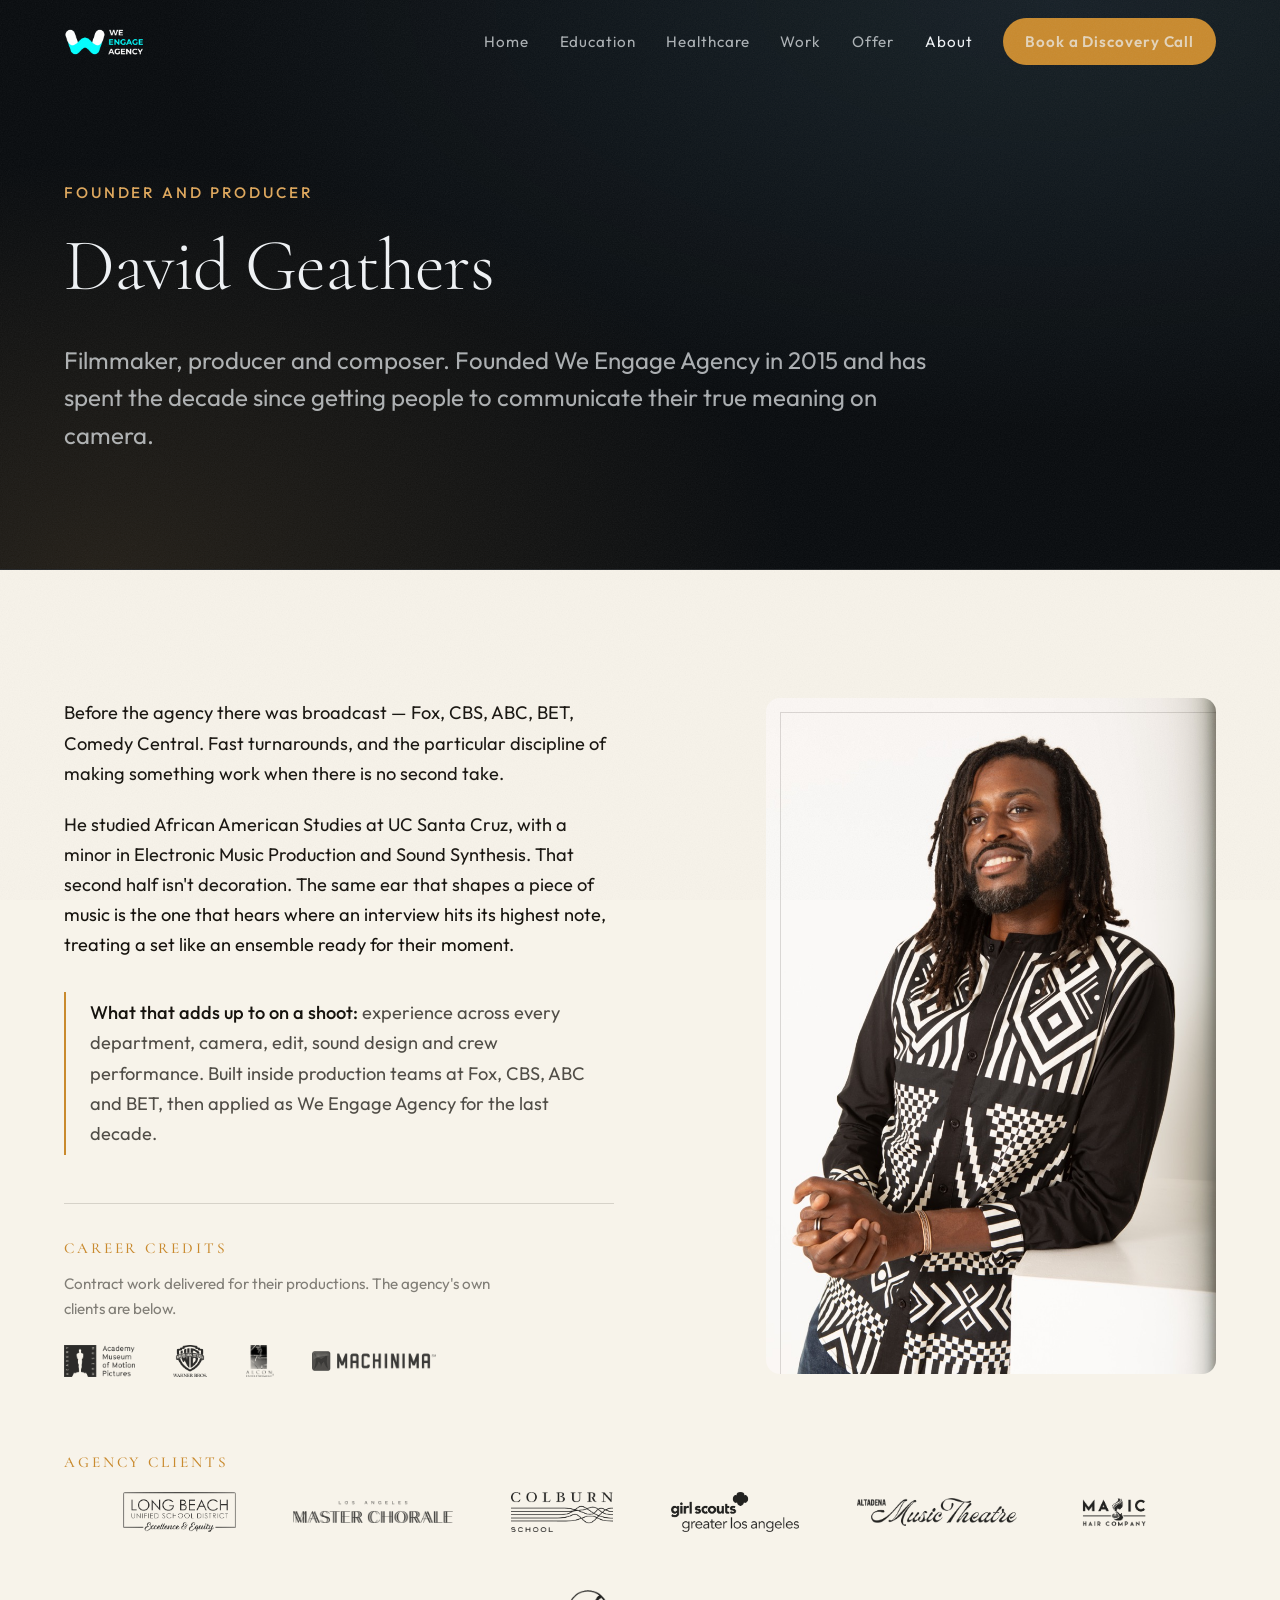
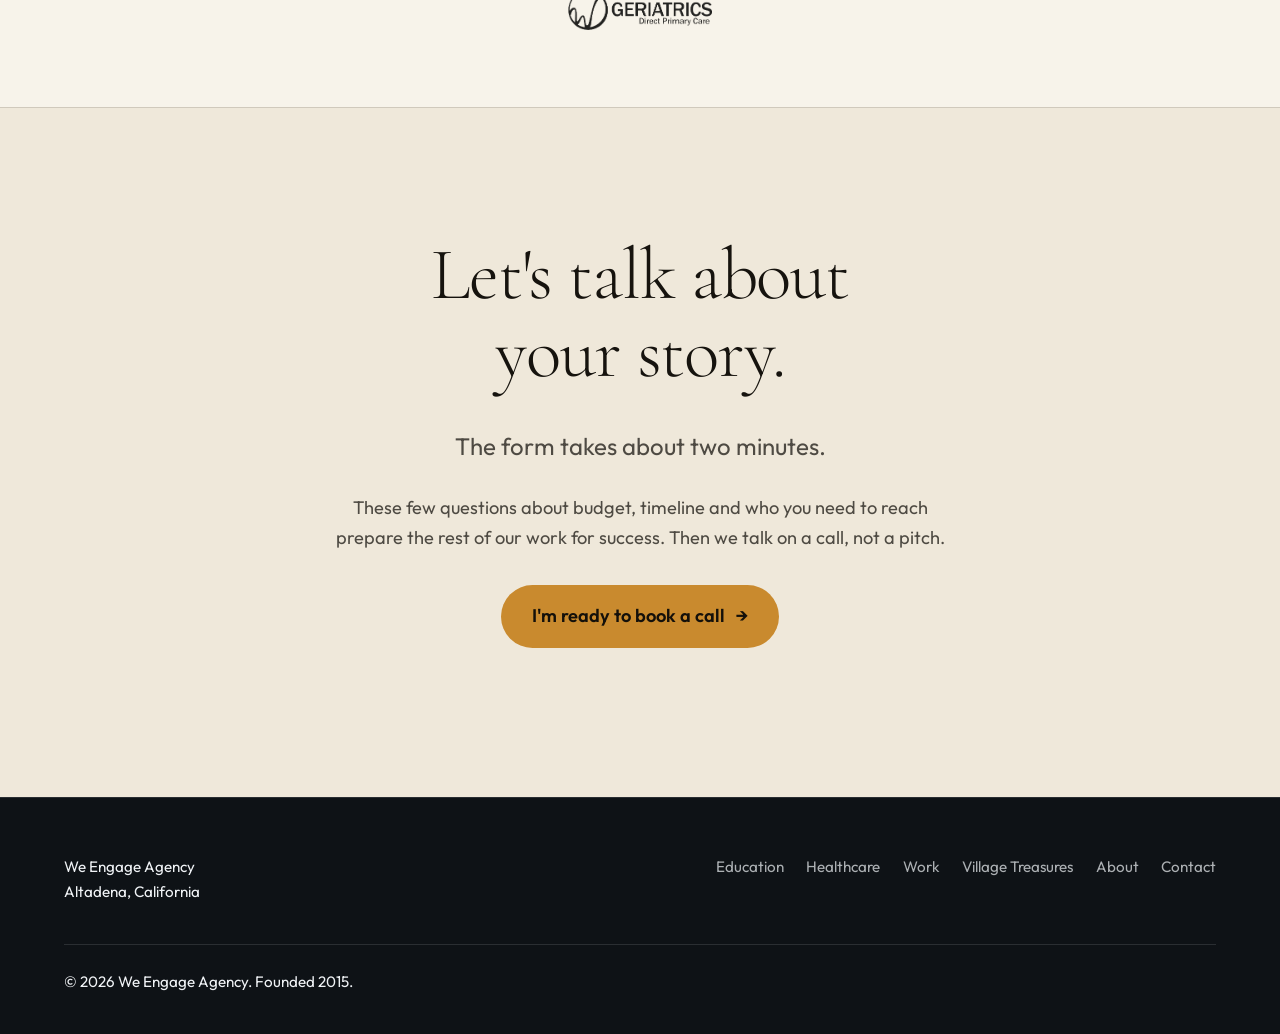
<file: about.html>
<!doctype html>
<html lang="en">
<head>
<meta charset="utf-8">
<meta name="viewport" content="width=device-width, initial-scale=1">
<meta name="referrer" content="strict-origin-when-cross-origin">
<title>About — We Engage Agency</title>
<meta name="description" content="David Geathers, founder and producer of We Engage Agency. Broadcast background, composer, based in Altadena.">
<link rel="canonical" href="https://weengageagency.com/about.html">
<meta property="og:site_name" content="We Engage Agency">
<meta property="og:title" content="About — We Engage Agency">
<meta property="og:description" content="David Geathers, founder and producer of We Engage Agency. Broadcast background, composer, based in Altadena.">
<meta property="og:type" content="website">
<meta property="og:url" content="https://weengageagency.com/about.html">
<meta property="og:image" content="https://weengageagency.com/public/video/hero-poster.jpg?v=6">
<meta property="og:image:width" content="1920">
<meta property="og:image:height" content="1080">
<meta property="og:image:alt" content="A still from a We Engage Agency interview film">
<meta name="twitter:card" content="summary_large_image">
<link rel="icon" href="/public/logos/wea-mark-round.png">
<link rel="preconnect" href="https://fonts.googleapis.com">
<link rel="preconnect" href="https://fonts.gstatic.com" crossorigin>
<link href="https://fonts.googleapis.com/css2?family=Cormorant+Garamond:ital,wght@0,300;0,400;1,300;1,400&family=Outfit:wght@300;400;500;600&display=swap" rel="stylesheet">
<link rel="stylesheet" href="/css/site.css">
</head>
<body>
<a class="skip" href="#main">Skip to content</a>

<div class="navscrim" data-navscrim hidden></div>
<header class="masthead">
  <a class="masthead__mark" href="/" aria-label="We Engage Agency — home">
    <img src="/public/logos/wea-mark-rectangle-transparent.png" alt="We Engage Agency">
  </a>
  <button class="nav__toggle" type="button" aria-expanded="false" aria-controls="primary-nav" aria-label="Open menu"><span class="nav__bars" aria-hidden="true"><i></i><i></i><i></i></span></button>
  <nav class="nav" id="primary-nav" data-open="false">
    <a href="/">Home</a>
    <a href="/education.html">Education</a>
    <a href="/healthcare.html">Healthcare</a>
    <a href="/work.html">Work</a>
    <a href="/#offer">Offer</a>
    <a href="/about.html" aria-current="page">About</a>
    <a class="btn btn--primary" href="/contact.html">Book a Discovery Call</a>
  </nav>
</header>

<main id="main">
  <section class="pagehead">
    <div class="shell">
      <p class="eyebrow">Founder and producer</p>
      <h1>David Geathers</h1>
      <p class="lede">Filmmaker, producer and composer. Founded We Engage Agency in 2015 and has spent the decade since getting people to communicate their true meaning on camera.</p>
    </div>
  </section>

  <section class="section section--closes">
    <div class="shell split" style="align-items:start">
      <div class="split__text reveal">
        <div class="prose">
          <p>Before the agency there was broadcast — Fox, CBS, ABC, BET, Comedy Central. Fast turnarounds, and the particular discipline of making something work when there is no second take.</p>
          <p>He studied African American Studies at UC Santa Cruz, with a minor in Electronic Music Production and Sound Synthesis. That second half isn't decoration. The same ear that shapes a piece of music is the one that hears where an interview hits its highest note, treating a set like an ensemble ready for their moment.</p>
        </div>
        <div class="callout">
          <p><strong>What that adds up to on a shoot:</strong> experience across every department, camera, edit, sound design and crew performance. Built inside production teams at Fox, CBS, ABC and BET, then applied as We Engage Agency for the last decade.</p>
        </div>
        <div class="credits-block">
          <h2 class="eyebrow">Career credits</h2>
          <p class="credits-note">Contract work delivered for their productions. The agency's own clients are below.</p>
          <div class="credits">
            <img src="/public/career-credits/academy-museum-white.png" alt="Academy Museum of Motion Pictures" loading="lazy">
            <img src="/public/career-credits/warner-bros-white.png" alt="Warner Bros. Pictures" loading="lazy">
            <img src="/public/career-credits/alcon-white.png" alt="Alcon Entertainment" loading="lazy">
            <img src="/public/career-credits/machinima-white.png" alt="Machinima" loading="lazy">
          </div>
        </div>
      </div>
      <div class="split__media reveal" data-delay="1">
        <div class="frame frame--offset">
          <img src="/public/images/david-geathers-portrait.jpeg" alt="David Geathers" loading="lazy">
        </div>
      </div>
    </div>
  </section>

  <section class="section section--tight section--follows">
    <div class="shell">
      <h2 class="eyebrow reveal">Agency clients</h2>
      <div class="trustband__row reveal" data-delay="1">
        <img src="/public/trusted-by-marks/long-beach-unified-white.png" alt="Long Beach Unified School District" loading="lazy">
        <img src="/public/trusted-by-marks/la-master-chorale-white.png" alt="Los Angeles Master Chorale" loading="lazy">
        <img src="/public/trusted-by-marks/colburn-white.png" alt="Colburn School" loading="lazy">
        <img src="/public/trusted-by-marks/girl-scouts-gla-white.png" alt="Girl Scouts of Greater Los Angeles" loading="lazy">
        <img src="/public/trusted-by-marks/altadena-music-theatre-white.png" alt="Altadena Music Theatre" loading="lazy">
        <img src="/public/trusted-by-marks/magic-hair-white.png" alt="Magic Hair Company" loading="lazy">
        <img src="/public/clients/wgeriatrics-white.png" alt="W Geriatrics" loading="lazy">
      </div>
    </div>
  </section>

  <section class="section endcta">
    <div class="shell">
      <h2 class="reveal">Let's talk about your story.</h2>
      <p class="lede reveal" data-delay="1" style="max-width:52ch">The form takes about two minutes.</p>
      <p class="reveal" data-delay="2" style="max-width:52ch">These few questions about budget, timeline and who you need to reach prepare the rest of our work for success. Then we talk on a call, not a pitch.</p>
      <p class="reveal" data-delay="3" style="margin-top:2rem">
        <a class="btn btn--primary" href="/contact.html">I'm ready to book a call <span class="arr">→</span></a>
      </p>
    </div>
  </section>

</main>

<footer class="foot">
  <div class="shell">
    <div class="foot__grid">
      <div class="foot__sig">
        <p style="margin:0">We Engage Agency<br>Altadena, California</p>
      </div>
      <nav class="foot__links" aria-label="Footer">
        <a href="/education.html">Education</a>
        <a href="/healthcare.html">Healthcare</a>
        <a href="/work.html">Work</a>
        <a href="/village-treasures.html">Village Treasures</a>
        <a href="/about.html">About</a>
        <a href="/contact.html">Contact</a>
      </nav>
    </div>
    <div class="foot__bottom">
      <p style="margin:0">© <span id="year">2026</span> We Engage Agency. Founded 2015.</p>
    </div>
  </div>
</footer>

<script src="/js/site.js"></script>
</body>
</html>
</file>
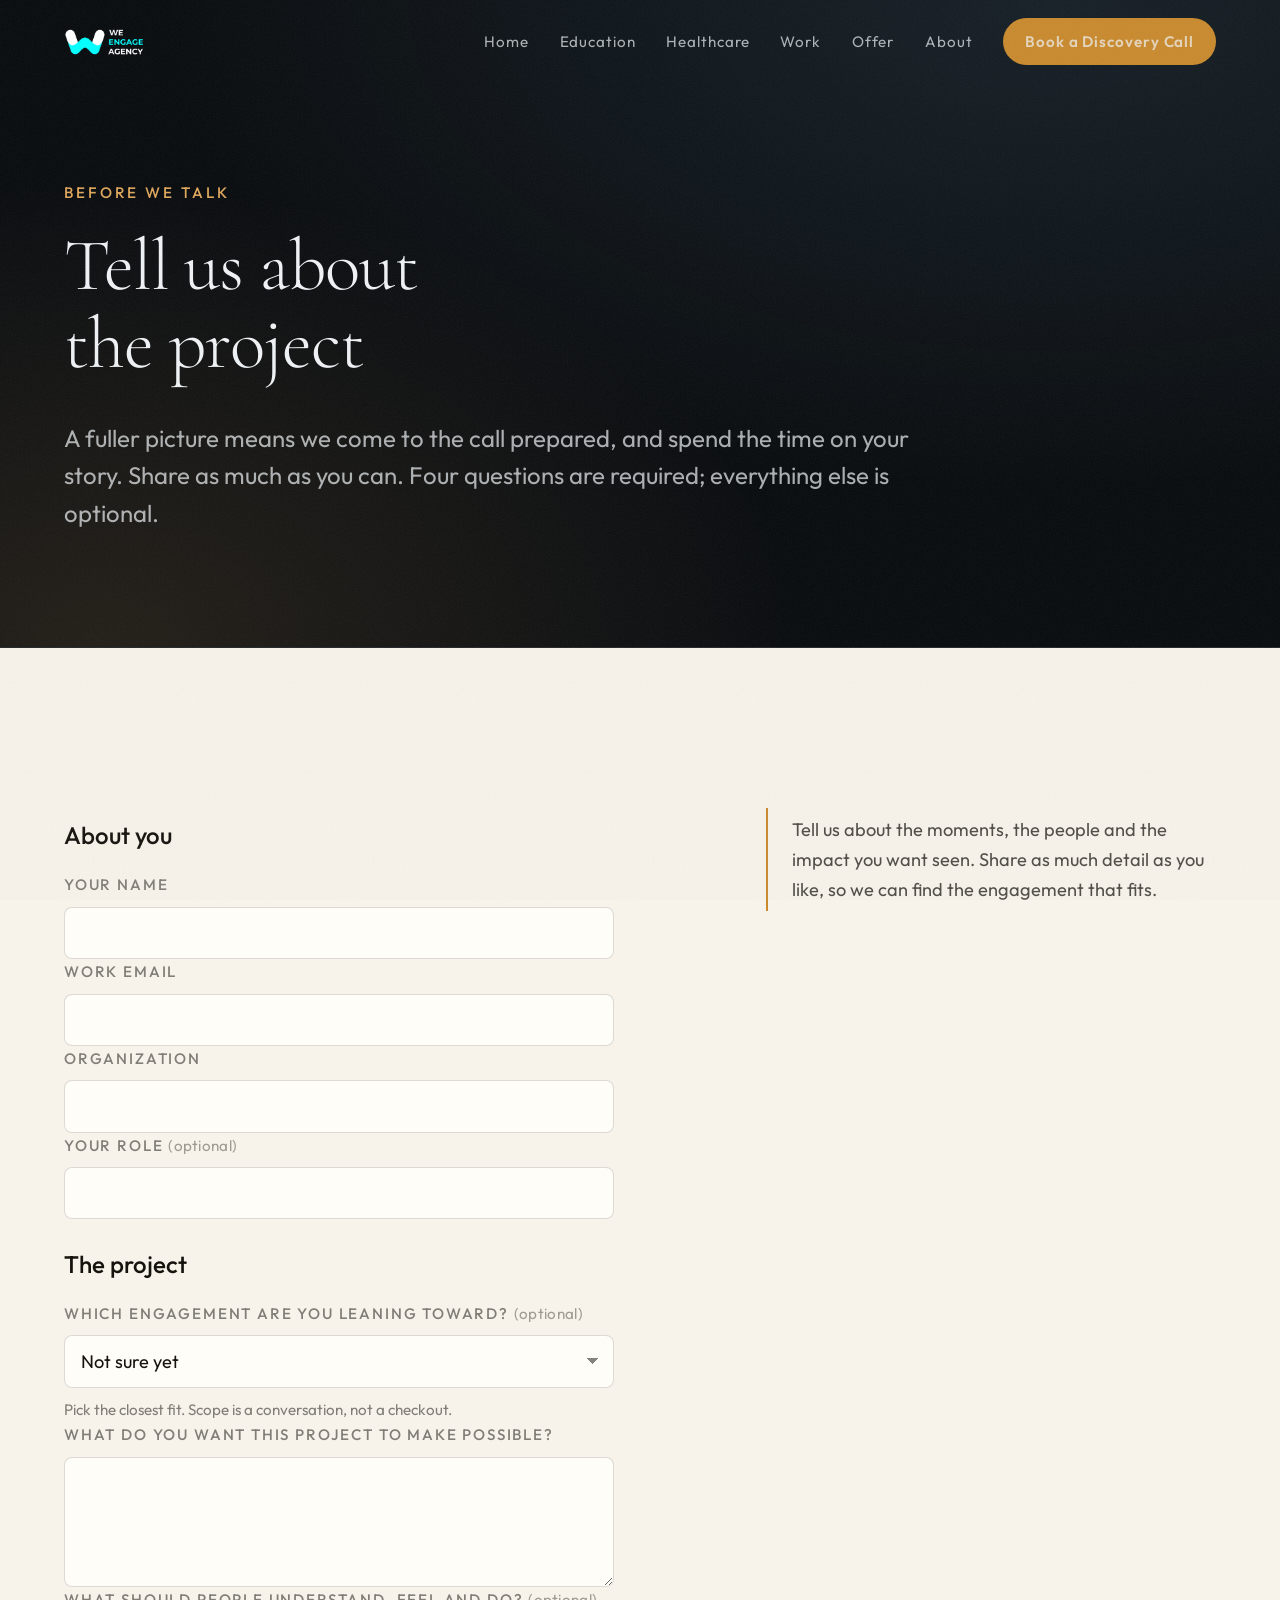
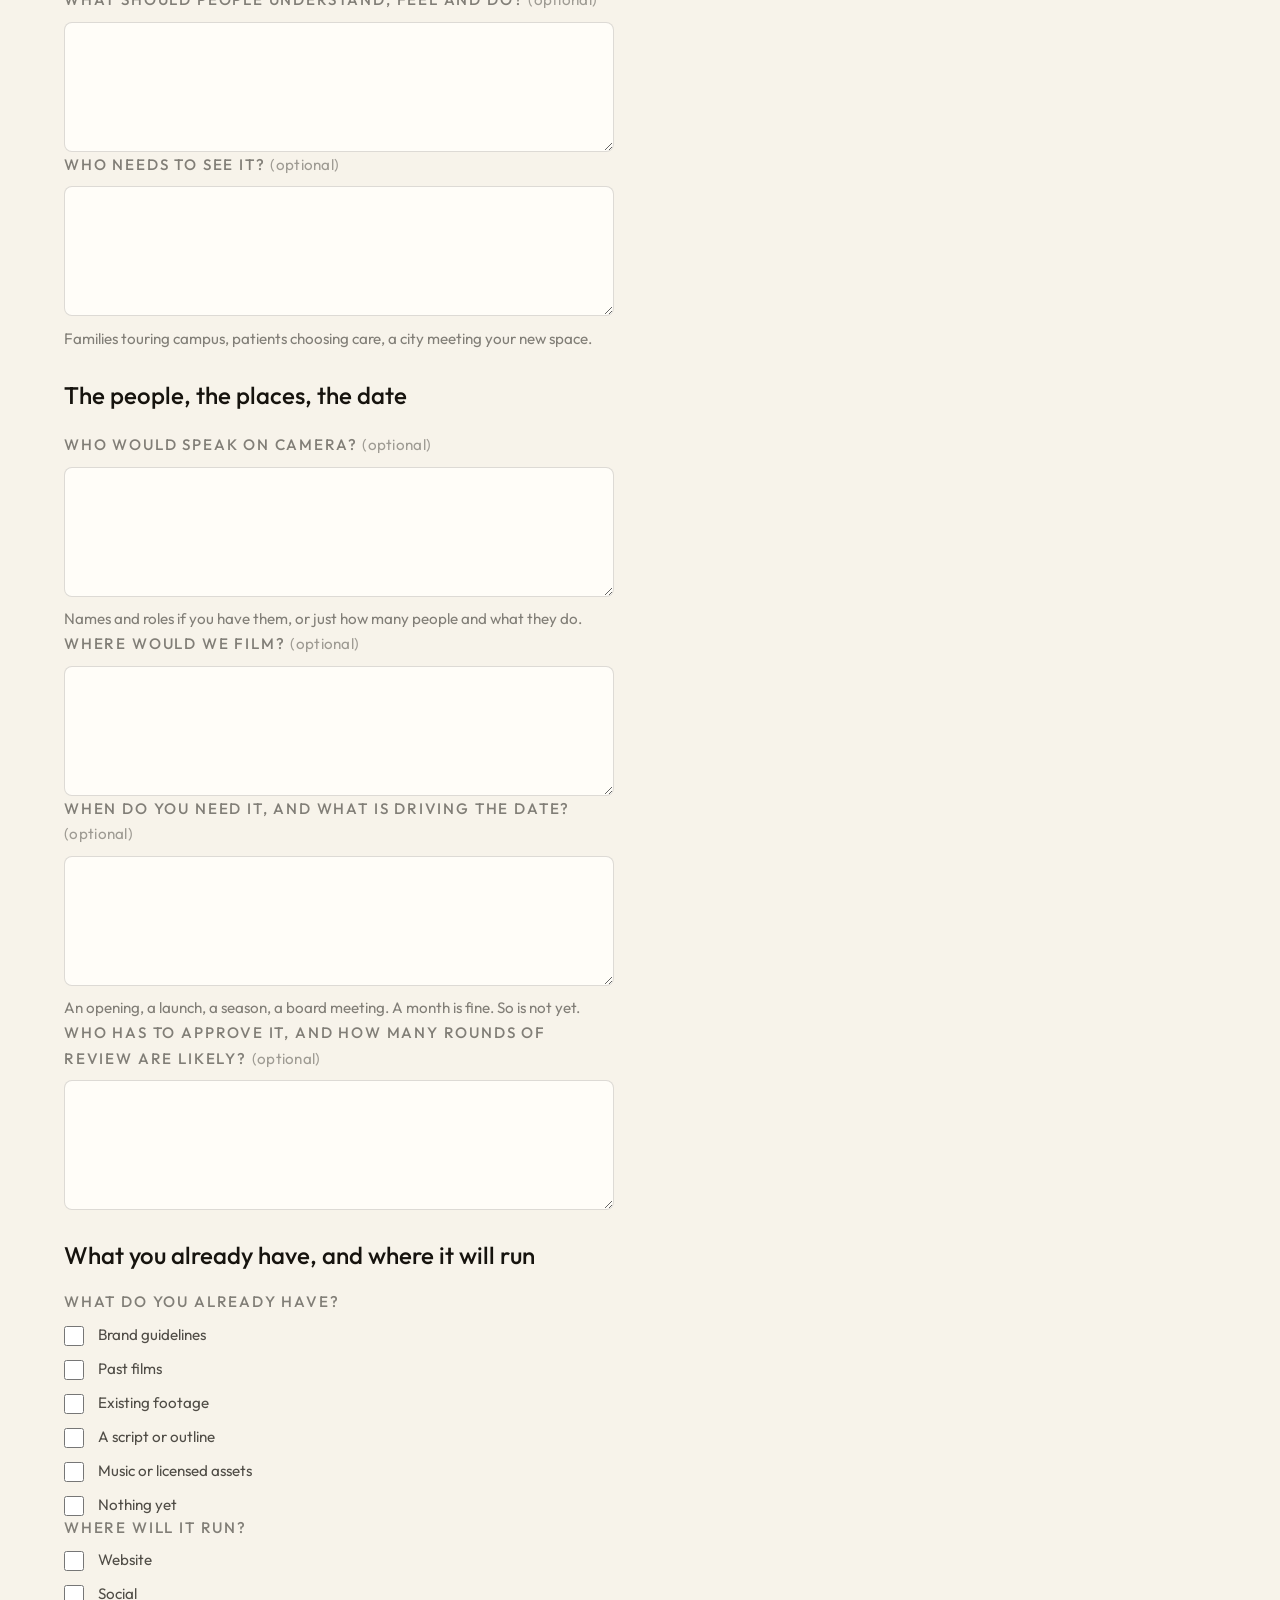
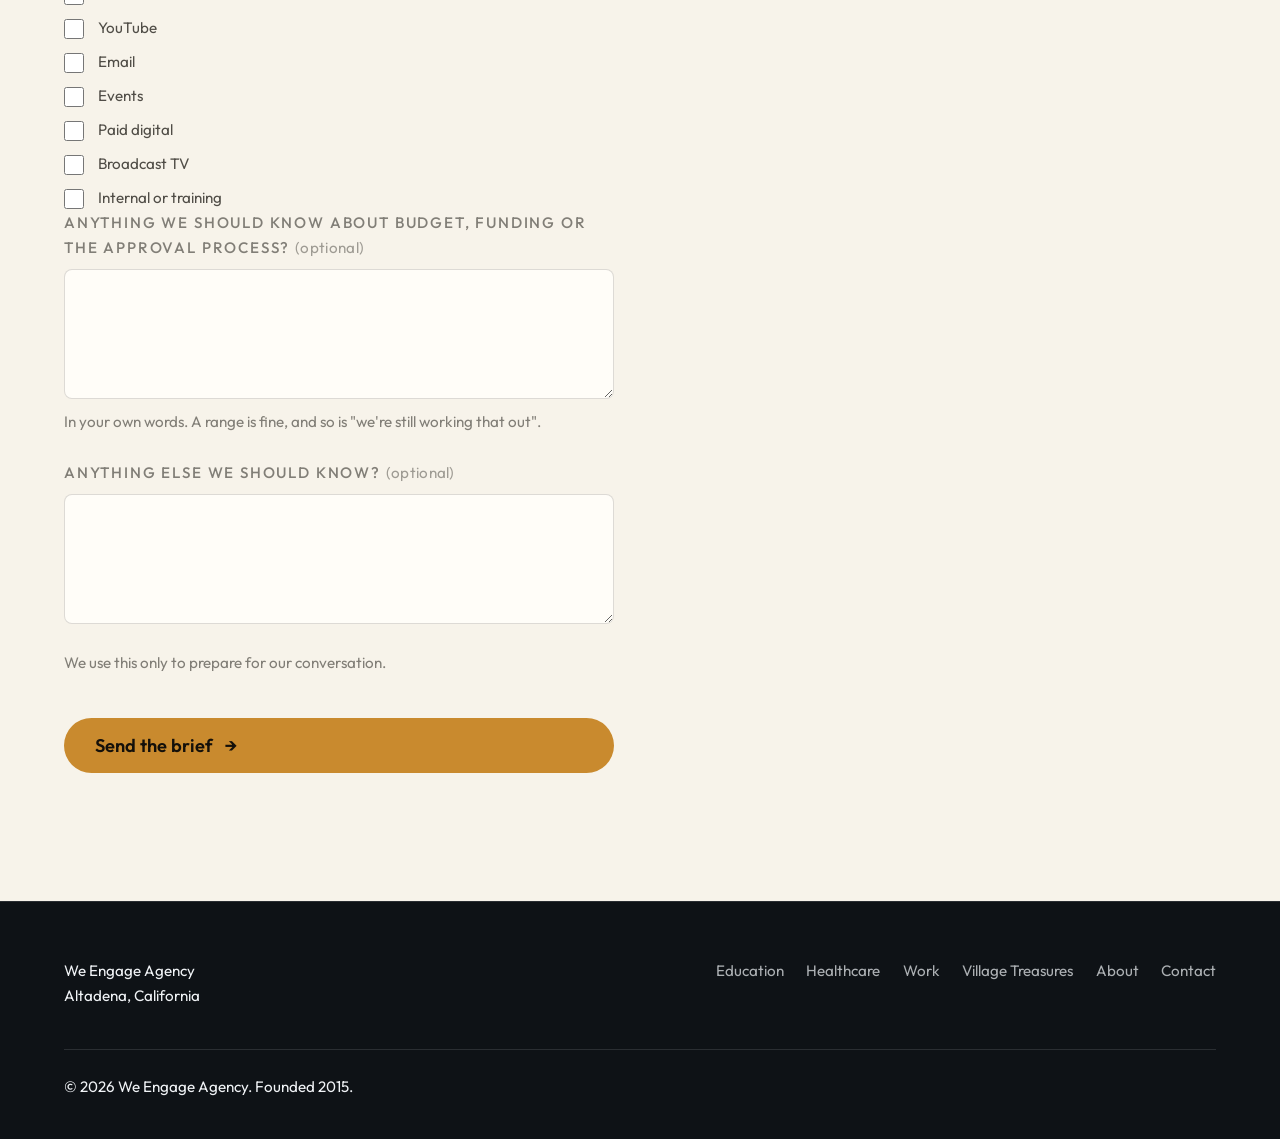
<file: brief.html>
<!doctype html>
<html lang="en">
<head>
<meta charset="utf-8">
<meta name="viewport" content="width=device-width, initial-scale=1">
<meta name="referrer" content="strict-origin-when-cross-origin">
<title>Project Brief — We Engage Agency</title>
<meta name="description" content="A fuller brief for a project, so we can come to the call prepared.">
<!-- Unlisted by design. Sent as a direct link to someone who wants to go
     deeper than the contact form, never linked from the nav, never indexed.
     Never shows a dollar figure, like qualify and feedback. -->
<meta name="robots" content="noindex, nofollow">
<link rel="icon" href="/public/logos/wea-mark-round.png">
<link rel="preconnect" href="https://fonts.googleapis.com">
<link rel="preconnect" href="https://fonts.gstatic.com" crossorigin>
<link href="https://fonts.googleapis.com/css2?family=Cormorant+Garamond:ital,wght@0,300;0,400;1,300;1,400&family=Outfit:wght@300;400;500;600&display=swap" rel="stylesheet">
<link rel="stylesheet" href="/css/site.css">
</head>
<body>
<a class="skip" href="#main">Skip to content</a>

<div class="navscrim" data-navscrim hidden></div>
<header class="masthead">
  <a class="masthead__mark" href="/" aria-label="We Engage Agency — home">
    <img src="/public/logos/wea-mark-rectangle-transparent.png" alt="We Engage Agency">
  </a>
  <button class="nav__toggle" type="button" aria-expanded="false" aria-controls="primary-nav" aria-label="Open menu"><span class="nav__bars" aria-hidden="true"><i></i><i></i><i></i></span></button>
  <nav class="nav" id="primary-nav" data-open="false">
    <a href="/">Home</a>
    <a href="/education.html">Education</a>
    <a href="/healthcare.html">Healthcare</a>
    <a href="/work.html">Work</a>
    <a href="/#offer">Offer</a>
    <a href="/about.html">About</a>
    <a class="btn btn--primary" href="/contact.html">Book a Discovery Call</a>
  </nav>
</header>

<main id="main">
  <section class="pagehead">
    <div class="shell">
      <p class="eyebrow">Before we talk</p>
      <h1 style="font-size:var(--step-4)">Tell us about the project</h1>
      <p class="lede">A fuller picture means we come to the call prepared, and spend the time on your story. Share as much as you can. Four questions are required; everything else is optional.</p>
    </div>
  </section>

  <section class="section">
    <div class="shell">
      <div class="split" style="align-items:start">
        <div class="split__text">

          <form class="form brief" id="brief" novalidate
                data-endpoint="https://usebasin.com/f/d407cce43edb"
                data-fallback-email="hi@weengageagency.com">
            <input type="text" name="_gotcha" tabindex="-1" autocomplete="off"
                   aria-hidden="true" style="position:absolute;left:-9999px;width:1px;height:1px;opacity:0">

            <fieldset class="brief__section">
              <legend class="brief__title">About you</legend>
              <div class="field" id="b-name-field">
                <label for="b-name">Your name</label>
                <input type="text" id="b-name" name="name" autocomplete="name" required>
                <span class="field__error">Please add your name.</span>
              </div>
              <div class="field" id="b-email-field">
                <label for="b-email">Work email</label>
                <input type="email" id="b-email" name="email" autocomplete="email" required>
                <span class="field__error">Please add a valid email address.</span>
              </div>
              <div class="field" id="b-org-field">
                <label for="b-org">Organization</label>
                <input type="text" id="b-org" name="organization" autocomplete="organization" required>
                <span class="field__error">Please add your organization.</span>
              </div>
              <div class="field">
                <label for="b-role">Your role <span class="opt">(optional)</span></label>
                <input type="text" id="b-role" name="role" autocomplete="organization-title">
              </div>
            </fieldset>

            <fieldset class="brief__section">
              <legend class="brief__title">The project</legend>
              <div class="field">
                <label for="b-package">Which engagement are you leaning toward? <span class="opt">(optional)</span></label>
                <select id="b-package" name="package">
                  <option value="">Not sure yet</option>
                  <option value="story-series">Premium Story</option>
                  <option value="single-story">Single Story</option>
                  <option value="channel-partner">Channel Partner (monthly episodes)</option>
                  <option value="production-partner">Production Partner</option>
                  <option value="fractional-producer">Fractional Producer</option>
                </select>
                <span class="field__hint">Pick the closest fit. Scope is a conversation, not a checkout.</span>
              </div>
              <div class="field" id="b-goal-field">
                <label for="b-goal">What do you want this project to make possible?</label>
                <textarea id="b-goal" name="goal" rows="4" required></textarea>
                <span class="field__error">Please tell us a little about the project.</span>
              </div>
              <div class="field">
                <label for="b-feel">What should people understand, feel and do? <span class="opt">(optional)</span></label>
                <textarea id="b-feel" name="understand_feel_do" rows="3"></textarea>
              </div>
              <div class="field">
                <label for="b-audience">Who needs to see it? <span class="opt">(optional)</span></label>
                <textarea id="b-audience" name="audience" rows="2"></textarea>
                <span class="field__hint">Families touring campus, patients choosing care, a city meeting your new space.</span>
              </div>
            </fieldset>

            <fieldset class="brief__section">
              <legend class="brief__title">The people, the places, the date</legend>
              <div class="field">
                <label for="b-voices">Who would speak on camera? <span class="opt">(optional)</span></label>
                <textarea id="b-voices" name="voices" rows="3"></textarea>
                <span class="field__hint">Names and roles if you have them, or just how many people and what they do.</span>
              </div>
              <div class="field">
                <label for="b-places">Where would we film? <span class="opt">(optional)</span></label>
                <textarea id="b-places" name="locations" rows="2"></textarea>
              </div>
              <div class="field">
                <label for="b-when">When do you need it, and what is driving the date? <span class="opt">(optional)</span></label>
                <textarea id="b-when" name="timeline" rows="2"></textarea>
                <span class="field__hint">An opening, a launch, a season, a board meeting. A month is fine. So is not yet.</span>
              </div>
              <div class="field">
                <label for="b-approvals">Who has to approve it, and how many rounds of review are likely? <span class="opt">(optional)</span></label>
                <textarea id="b-approvals" name="approvals" rows="2"></textarea>
              </div>
            </fieldset>

            <fieldset class="brief__section">
              <legend class="brief__title">What you already have, and where it will run</legend>
              <fieldset class="choices" data-group="have">
                <legend>What do you already have?</legend>
                <label class="check"><input type="checkbox" name="have" value="Brand guidelines"><span>Brand guidelines</span></label>
                <label class="check"><input type="checkbox" name="have" value="Past films"><span>Past films</span></label>
                <label class="check"><input type="checkbox" name="have" value="Existing footage"><span>Existing footage</span></label>
                <label class="check"><input type="checkbox" name="have" value="A script or outline"><span>A script or outline</span></label>
                <label class="check"><input type="checkbox" name="have" value="Music or licensed assets"><span>Music or licensed assets</span></label>
                <label class="check"><input type="checkbox" name="have" value="Nothing yet"><span>Nothing yet</span></label>
              </fieldset>
              <fieldset class="choices" data-group="runs">
                <legend>Where will it run?</legend>
                <label class="check"><input type="checkbox" name="runs" value="Website"><span>Website</span></label>
                <label class="check"><input type="checkbox" name="runs" value="Social"><span>Social</span></label>
                <label class="check"><input type="checkbox" name="runs" value="YouTube"><span>YouTube</span></label>
                <label class="check"><input type="checkbox" name="runs" value="Email"><span>Email</span></label>
                <label class="check"><input type="checkbox" name="runs" value="Events"><span>Events</span></label>
                <label class="check"><input type="checkbox" name="runs" value="Paid digital"><span>Paid digital</span></label>
                <label class="check"><input type="checkbox" name="runs" value="Broadcast TV"><span>Broadcast TV</span></label>
                <label class="check"><input type="checkbox" name="runs" value="Internal or training"><span>Internal or training</span></label>
              </fieldset>
              <div class="field">
                <label for="b-budget">Anything we should know about budget, funding or the approval process? <span class="opt">(optional)</span></label>
                <textarea id="b-budget" name="budget_notes" rows="2"></textarea>
                <span class="field__hint">In your own words. A range is fine, and so is "we're still working that out".</span>
              </div>
            </fieldset>

            <!-- Only for a Channel Partner conversation. Hidden and disabled
                 otherwise, so a disabled fieldset is never submitted and the
                 email only carries what the person was actually asked. -->
            <fieldset class="brief__section brief__channel" id="channel-track" hidden disabled>
              <legend class="brief__title">Your channel</legend>
              <p class="brief__intro">A Channel Partner engagement turns one film day a month into a month of episodes. These help us find what is already working.</p>
              <div class="field">
                <label for="c-name">Channel name or link <span class="opt">(optional)</span></label>
                <input type="text" id="c-name" name="channel_name">
              </div>
              <div class="field">
                <label for="c-platforms">Where does it publish? <span class="opt">(optional)</span></label>
                <input type="text" id="c-platforms" name="channel_platforms">
                <span class="field__hint">YouTube, a podcast with video, LinkedIn, your own site.</span>
              </div>
              <div class="field">
                <label for="c-cadence">How often do you publish now, and how often would you like to? <span class="opt">(optional)</span></label>
                <input type="text" id="c-cadence" name="channel_cadence">
              </div>
              <div class="field">
                <label for="c-working">What is working? <span class="opt">(optional)</span></label>
                <textarea id="c-working" name="channel_working" rows="3"></textarea>
                <span class="field__hint">Your best-performing episodes or topics, and what your audience keeps asking for.</span>
              </div>
              <div class="field">
                <label for="c-oncam">Who is on camera, and who runs the channel day to day? <span class="opt">(optional)</span></label>
                <textarea id="c-oncam" name="channel_people" rows="2"></textarea>
              </div>
              <div class="field">
                <label for="c-length">Typical episode length, and how many a month? <span class="opt">(optional)</span></label>
                <input type="text" id="c-length" name="channel_episodes">
              </div>
              <div class="field">
                <label for="c-footage">Do you already have footage that needs editing? <span class="opt">(optional)</span></label>
                <select id="c-footage" name="channel_footage">
                  <option value="">Select one</option>
                  <option>Yes, a backlog</option>
                  <option>Some, and we would film more</option>
                  <option>No, we would start fresh</option>
                </select>
              </div>
              <div class="field">
                <label for="c-goal">What should the channel do for you in twelve months? <span class="opt">(optional)</span></label>
                <textarea id="c-goal" name="channel_goal" rows="2"></textarea>
              </div>
            </fieldset>

            <div class="field">
              <label for="b-more">Anything else we should know? <span class="opt">(optional)</span></label>
              <textarea id="b-more" name="anything_else" rows="3"></textarea>
            </div>

            <p class="formnote">We use this only to prepare for our conversation.</p>
            <button class="btn btn--primary" type="submit">Send the brief <span class="arr">&rarr;</span></button>
          </form>

          <div class="callout" id="brief-done" hidden style="margin-top:2rem">
            <p><strong>Thank you. We have it.</strong> It is read by a person before we talk. If you have not booked a call yet, you can <a href="/contact.html">pick a time here</a>.</p>
          </div>

          <!-- Shown only if the send fails. The answers are kept on the page
               and offered as a message to send by email, so nothing typed is
               lost to a backend outage. -->
          <div class="callout" id="brief-failed" hidden style="margin-top:2rem">
            <p><strong>That did not send.</strong> Nothing was lost. Please email your answers to <a id="brief-mailto" href="mailto:hi@weengageagency.com">hi@weengageagency.com</a>, or copy them from here.</p>
            <label class="sr-only" for="brief-copy">Your answers</label>
            <textarea id="brief-copy" rows="8" readonly style="width:100%;margin-top:0.75rem"></textarea>
          </div>

        </div>

        <div class="split__media">
          <div class="callout">
            <p>Tell us about the moments, the people and the impact you want seen. Share as much detail as you like, so we can find the engagement that fits.</p>
          </div>
        </div>
      </div>
    </div>
  </section>
</main>

<footer class="foot">
  <div class="shell">
    <div class="foot__grid">
      <div class="foot__sig">
        <p style="margin:0">We Engage Agency<br>Altadena, California</p>
      </div>
      <nav class="foot__links" aria-label="Footer">
        <a href="/education.html">Education</a>
        <a href="/healthcare.html">Healthcare</a>
        <a href="/work.html">Work</a>
        <a href="/village-treasures.html">Village Treasures</a>
        <a href="/about.html">About</a>
        <a href="/contact.html">Contact</a>
      </nav>
    </div>
    <div class="foot__bottom">
      <p style="margin:0">&copy; <span id="year">2026</span> We Engage Agency. Founded 2015.</p>
    </div>
  </div>
</footer>

<script src="/js/site.js"></script>
</body>
</html>
</file>
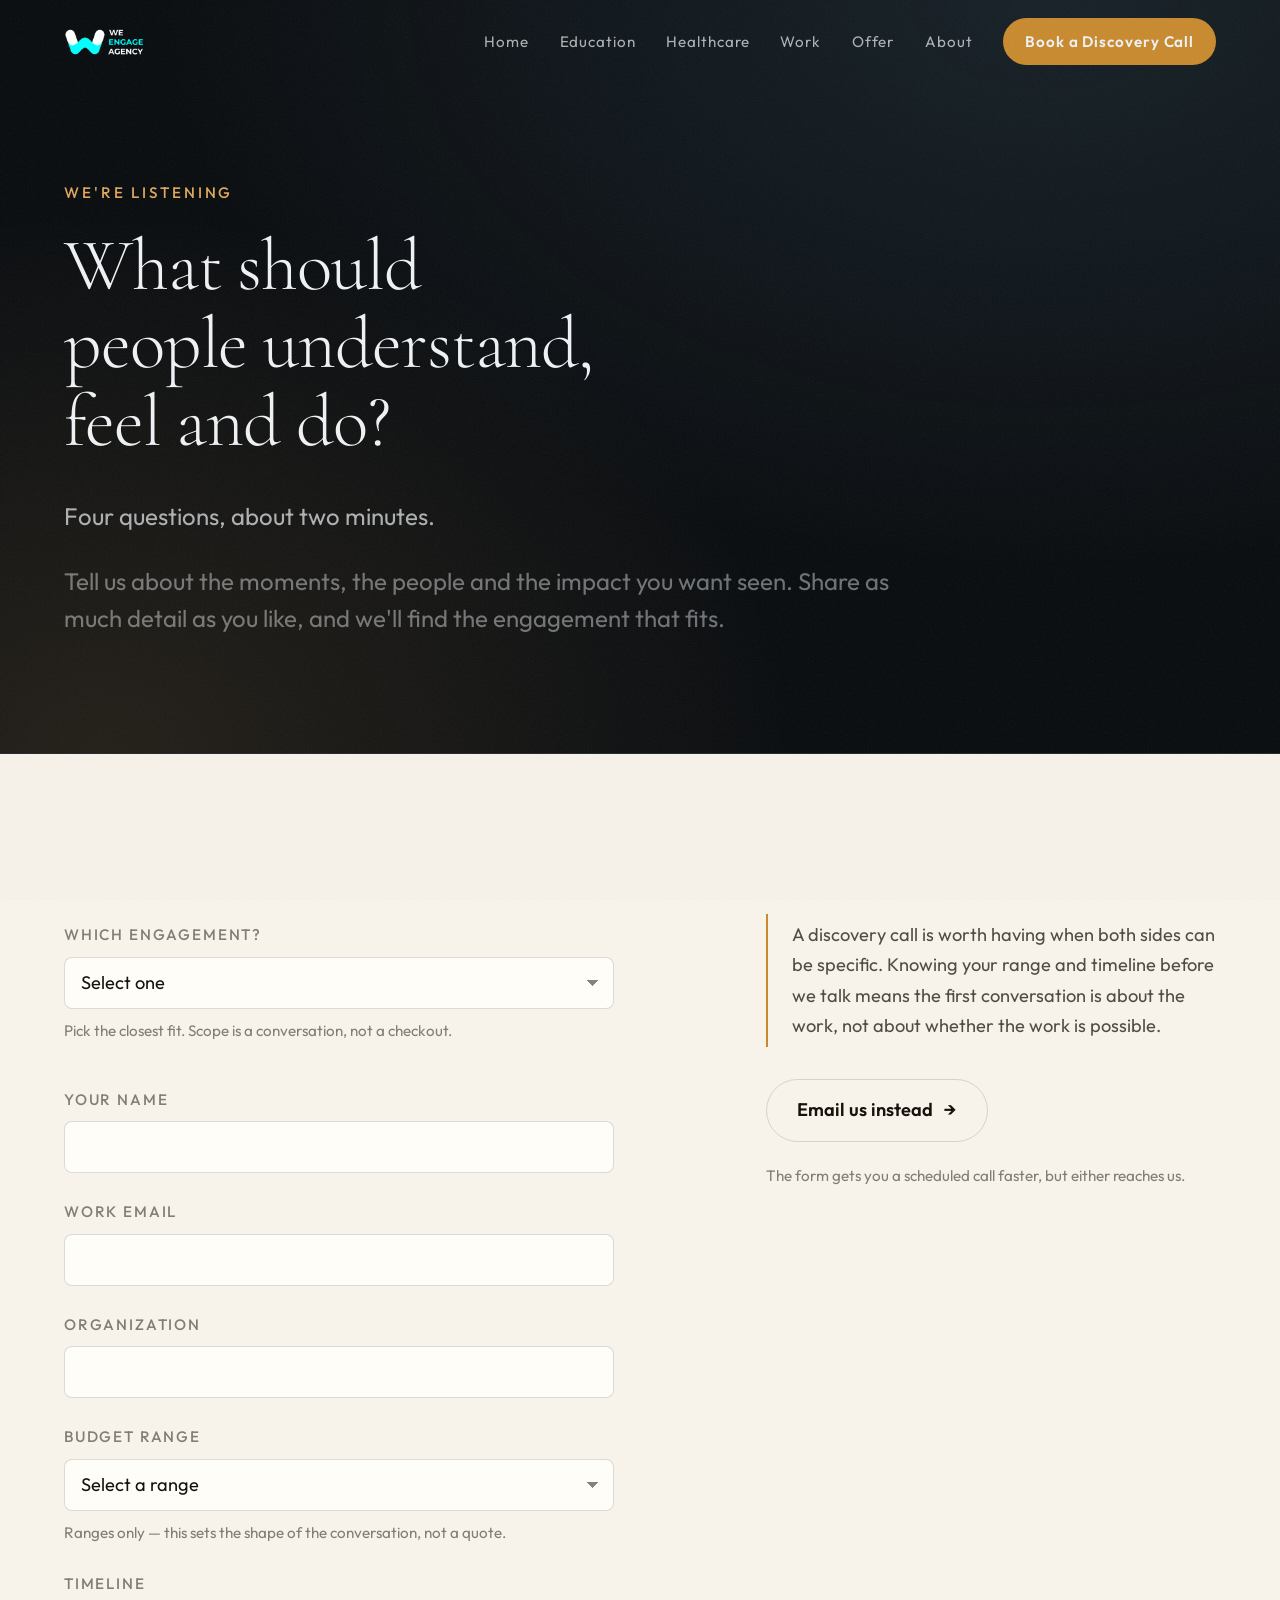
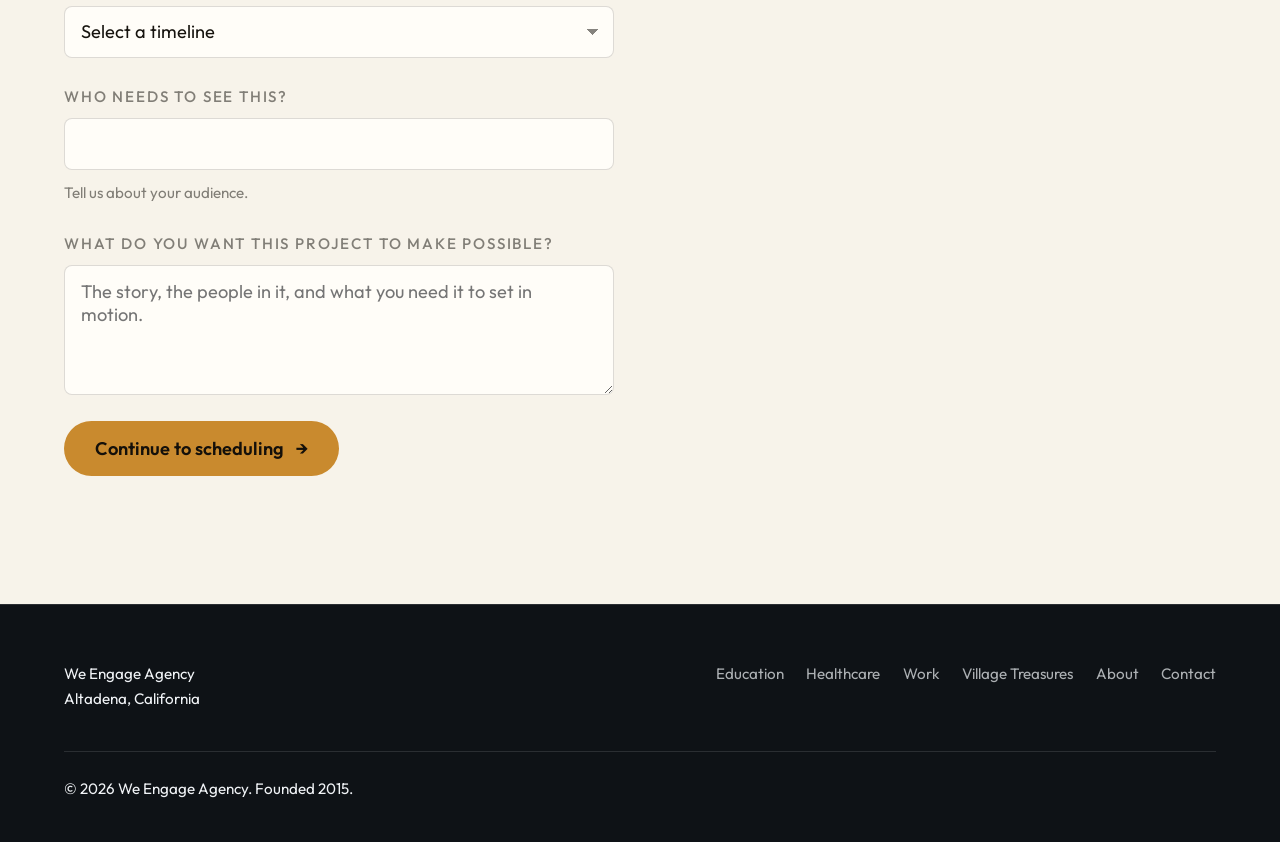
<file: contact.html>
<!doctype html>
<html lang="en">
<head>
<meta charset="utf-8">
<meta name="viewport" content="width=device-width, initial-scale=1">
<meta name="referrer" content="strict-origin-when-cross-origin">
<title>Book a Discovery Call — We Engage Agency</title>
<meta name="description" content="Tell us about your project — budget, timeline, goal and audience — and book a discovery call with We Engage Agency.">
<meta name="robots" content="noindex">
<meta property="og:site_name" content="We Engage Agency">
<meta property="og:title" content="Book a Discovery Call — We Engage Agency">
<meta property="og:description" content="Tell us about your project and book a discovery call with We Engage Agency.">
<meta property="og:type" content="website">
<meta property="og:url" content="https://weengageagency.com/contact.html">
<meta property="og:image" content="https://weengageagency.com/public/video/hero-poster.jpg?v=6">
<meta property="og:image:width" content="1920">
<meta property="og:image:height" content="1080">
<meta property="og:image:alt" content="A still from a We Engage Agency interview film">
<meta name="twitter:card" content="summary_large_image">
<link rel="icon" href="/public/logos/wea-mark-round.png">
<link rel="preconnect" href="https://fonts.googleapis.com">
<link rel="preconnect" href="https://fonts.gstatic.com" crossorigin>
<link href="https://fonts.googleapis.com/css2?family=Cormorant+Garamond:ital,wght@0,300;0,400;1,300;1,400&family=Outfit:wght@300;400;500;600&display=swap" rel="stylesheet">
<link rel="stylesheet" href="/css/site.css">
</head>
<body>
<a class="skip" href="#main">Skip to content</a>

<div class="navscrim" data-navscrim hidden></div>
<header class="masthead">
  <a class="masthead__mark" href="/" aria-label="We Engage Agency — home">
    <img src="/public/logos/wea-mark-rectangle-transparent.png" alt="We Engage Agency">
  </a>
  <button class="nav__toggle" type="button" aria-expanded="false" aria-controls="primary-nav" aria-label="Open menu"><span class="nav__bars" aria-hidden="true"><i></i><i></i><i></i></span></button>
  <nav class="nav" id="primary-nav" data-open="false">
    <a href="/">Home</a>
    <a href="/education.html">Education</a>
    <a href="/healthcare.html">Healthcare</a>
    <a href="/work.html">Work</a>
    <a href="/#offer">Offer</a>
    <a href="/about.html">About</a>
    <a class="btn btn--primary" href="/contact.html" aria-current="page">Book a Discovery Call</a>
  </nav>
</header>

<main id="main">
  <section class="pagehead">
    <div class="shell">
      <p class="eyebrow">We're listening</p>
      <h1>What should people understand, feel and do?</h1>
      <p class="lede">Four questions, about two minutes.</p>
      <p class="lede lede--soft">Tell us about the moments, the people and the impact you want seen. Share as much detail as you like, and we'll find the engagement that fits.</p>
    </div>
  </section>

  <section class="section">
    <div class="shell">
      <div class="split" style="align-items:start">
        <div class="split__text">
          <!-- The intake form gates the calendar: no booking without it. -->
          <!-- data-endpoint: paste the Basin form URL (https://usebasin.com/f/<id>).
               Leave empty and the form still gates the calendar, but nobody
               receives the answers. -->
          <form class="form" id="intake" novalidate
                data-endpoint="https://usebasin.com/f/d407cce43edb"
                data-fallback-email="hi@weengageagency.com">
            <!-- Honeypot. Hidden from people, irresistible to bots. -->
            <input type="text" name="_gotcha" tabindex="-1" autocomplete="off"
                   aria-hidden="true" style="position:absolute;left:-9999px;width:1px;height:1px;opacity:0">
            <p class="pickedbanner" hidden>You selected <strong id="intake-picked"></strong>. We'll open the call there.</p>
            <div class="field">
              <label for="package">Which engagement?</label>
              <select id="package" name="package" required>
                <option value="">Select one</option>
                <option value="story-series">Premium Story, from $20,000</option>
                <option value="single-story">Single Story, from $8,750</option>
                <option value="channel-partner">Channel Partner (monthly episodes)</option>
                <option value="production-partner">Production Partner, $12,500 monthly</option>
                <option value="fractional-producer">Fractional Producer, $6,500 monthly</option>
                <option value="not-sure">Not sure yet — help me choose</option>
              </select>
              <p class="field__hint">Pick the closest fit. Scope is a conversation, not a checkout.</p>
              <p class="field__error">Choose an engagement, or "not sure yet".</p>
            </div>
            <div class="field">
              <label for="name">Your name</label>
              <input type="text" id="name" name="name" autocomplete="name" required>
              <span class="field__error">Please add your name.</span>
            </div>
            <div class="field">
              <label for="email">Work email</label>
              <input type="email" id="email" name="email" autocomplete="email" required>
              <span class="field__error">Please add a valid email address.</span>
            </div>
            <div class="field">
              <label for="org">Organization</label>
              <input type="text" id="org" name="organization" autocomplete="organization" required>
              <span class="field__error">Please add your organization.</span>
            </div>
            <div class="field">
              <label for="budget">Budget range</label>
              <select id="budget" name="budget" required>
                <option value="">Select a range</option>
                <option>Under $10,000</option>
                <option>$10,000 – $20,000</option>
                <option>$20,000 – $40,000</option>
                <option>$40,000+</option>
                <option>Not sure yet</option>
              </select>
              <span class="field__hint">Ranges only — this sets the shape of the conversation, not a quote.</span>
              <span class="field__error">Please choose a range.</span>
            </div>
            <div class="field">
              <label for="timeline">Timeline</label>
              <select id="timeline" name="timeline" required>
                <option value="">Select a timeline</option>
                <option>Within 4 weeks</option>
                <option>1 – 3 months</option>
                <option>3 – 6 months</option>
                <option>This budget cycle / next fiscal year</option>
                <option>Exploring</option>
              </select>
              <span class="field__error">Please choose a timeline.</span>
            </div>
            <div class="field">
              <label for="audience">Who needs to see this?</label>
              <input type="text" id="audience" name="audience" required>
              <!-- A hint, not a placeholder: a placeholder vanishes at the
                   first keystroke, and on a 390px phone this input only ever
                   shows about 316px of text. A hint stays put and wraps. -->
              <span class="field__hint">Tell us about your audience.</span>
              <span class="field__error">Please tell us who the audience is.</span>
            </div>
            <div class="field">
              <label for="goal">What do you want this project to make possible?</label>
              <textarea id="goal" name="goal" placeholder="The story, the people in it, and what you need it to set in motion." required></textarea>
              <span class="field__error">Please tell us a little about the project.</span>
            </div>
            <div>
              <button class="btn btn--primary" type="submit">Continue to scheduling <span class="arr">→</span></button>
            </div>
          </form>

          <!-- Shown only when the submission fails, so a backend outage
               cannot quietly swallow a lead. -->
          <div class="callout" id="intake-fallback" hidden style="border-left-color:var(--accent)">
            <p><strong>We couldn't deliver your answers automatically.</strong> Please go ahead and book below — and
            <a href="#" style="color:var(--accent-lit)">send them to us by email</a> so nothing gets lost.</p>
          </div>

          <!-- Revealed only after the form validates. -->
          <div class="booking" id="booking" hidden
               data-calendly="https://calendly.com/weengageagencycalls/30min">
            <p class="eyebrow">Last step</p>
            <h2 style="font-size:var(--step-3)">Pick a time that works.</h2>
            <p class="lede">Thanks — your answers are with us. Choose a slot below and we'll come prepared.</p>
            <div class="booking__frame" id="calendly">
              <div class="booking__placeholder">
                <p class="formnote">Loading the calendar…</p>
              </div>
            </div>
            <!-- Outside #calendly on purpose. That element's contents are
                 replaced wholesale by the iframe, so an escape hatch living
                 inside it is destroyed at exactly the moment a blocked
                 iframe would make someone need it. -->
            <p class="formnote" style="margin-top:1rem">Calendar not showing?
              <a href="https://calendly.com/weengageagencycalls/30min" target="_blank" rel="noopener" style="color:var(--accent-lit)" data-calendly-fallback>Open it in a new tab</a>.</p>
          </div>
        </div>

        <div class="split__media">
          <div class="callout">
            <p>A discovery call is worth having when both sides can be specific. Knowing your range and timeline before we talk means the first conversation is about the work, not about whether the work is possible.</p>
          </div>
          <p style="margin-top:2rem">
            <a class="btn btn--ghost" href="mailto:hi@weengageagency.com?subject=We%20Engage%20Agency%20enquiry">Email us instead <span class="arr">→</span></a>
          </p>
          <p class="formnote">The form gets you a scheduled call faster, but either reaches us.</p>
        </div>
      </div>
    </div>
  </section>
</main>

<footer class="foot">
  <div class="shell">
    <div class="foot__grid">
      <div class="foot__sig">
        <p style="margin:0">We Engage Agency<br>Altadena, California</p>
      </div>
      <nav class="foot__links" aria-label="Footer">
        <a href="/education.html">Education</a>
        <a href="/healthcare.html">Healthcare</a>
        <a href="/work.html">Work</a>
        <a href="/village-treasures.html">Village Treasures</a>
        <a href="/about.html">About</a>
        <a href="/contact.html">Contact</a>
      </nav>
    </div>
    <div class="foot__bottom">
      <p style="margin:0">© <span id="year">2026</span> We Engage Agency. Founded 2015.</p>
    </div>
  </div>
</footer>

<script src="/js/site.js"></script>
</body>
</html>
</file>
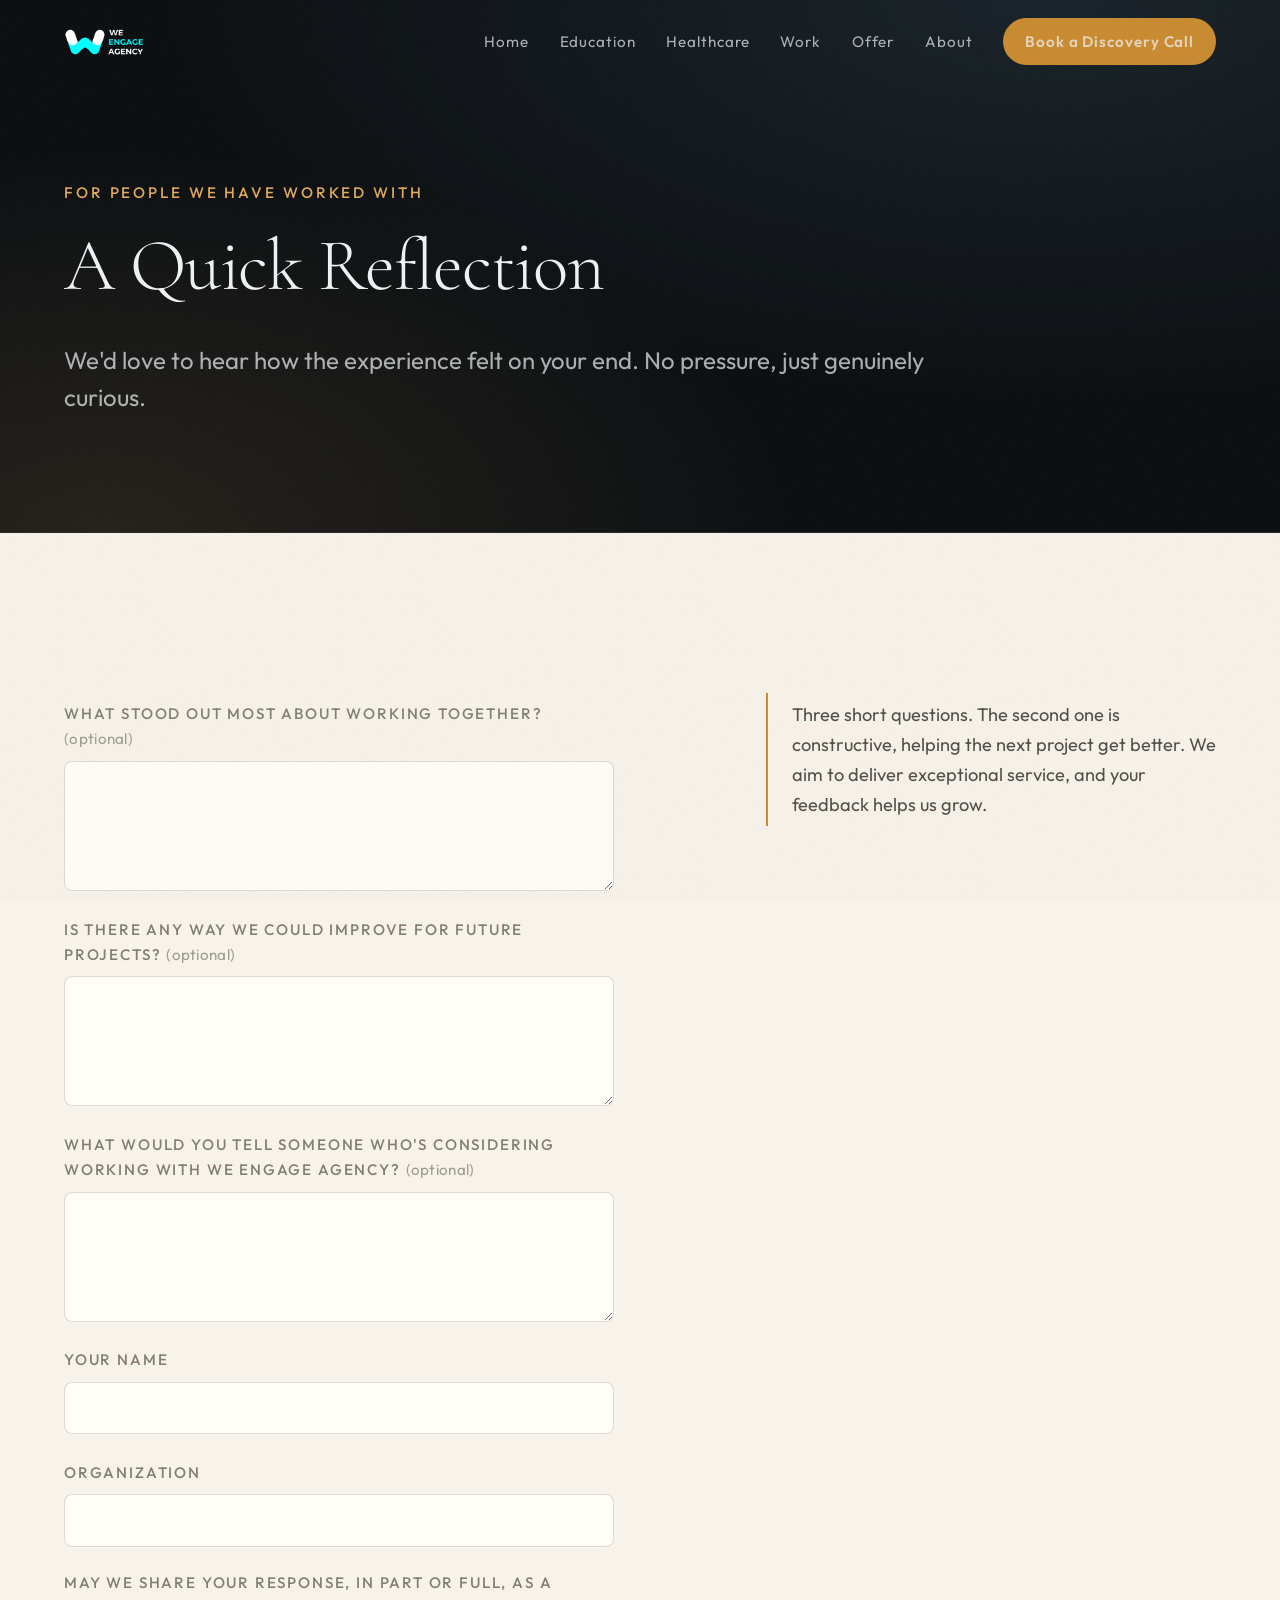
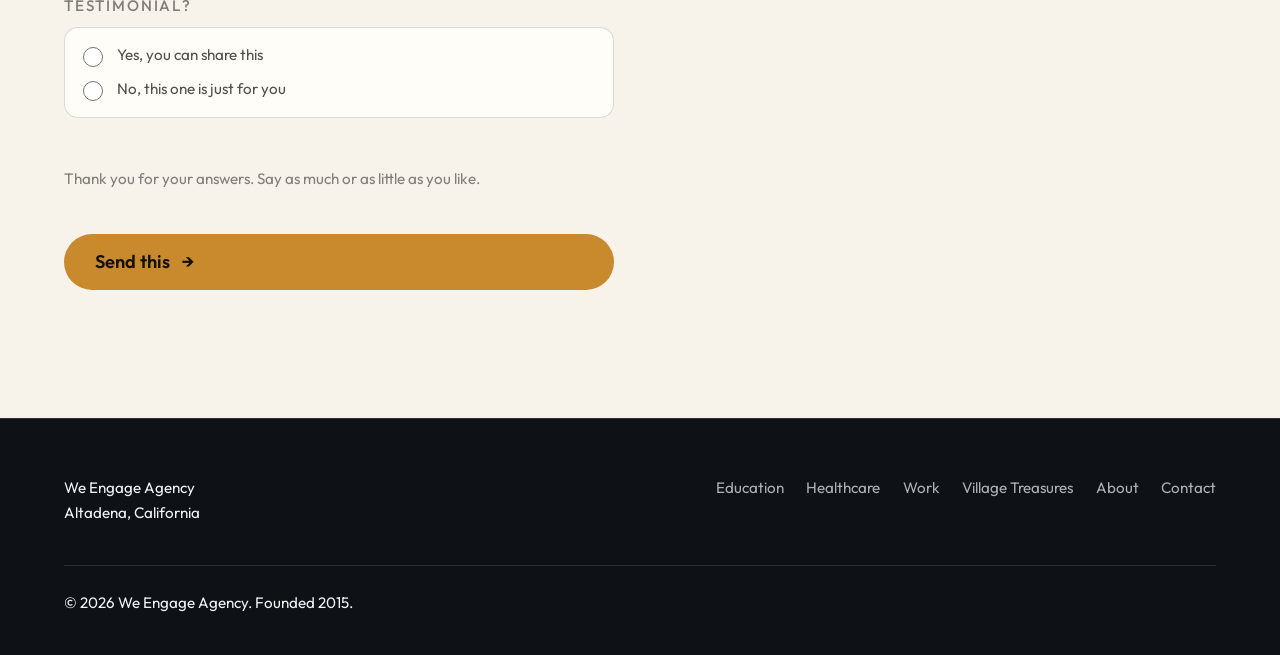
<file: feedback.html>
<!doctype html>
<html lang="en">
<head>
<meta charset="utf-8">
<meta name="viewport" content="width=device-width, initial-scale=1">
<meta name="referrer" content="strict-origin-when-cross-origin">
<title>A Quick Reflection — We Engage Agency</title>
<meta name="description" content="A short reflection on how the work felt on your end.">
<!-- Unlisted by design. Sent as a direct link to past clients, never linked
     from the nav, never indexed. -->
<meta name="robots" content="noindex, nofollow">
<link rel="icon" href="/public/logos/wea-mark-round.png">
<link rel="preconnect" href="https://fonts.googleapis.com">
<link rel="preconnect" href="https://fonts.gstatic.com" crossorigin>
<link href="https://fonts.googleapis.com/css2?family=Cormorant+Garamond:ital,wght@0,300;0,400;1,300;1,400&family=Outfit:wght@300;400;500;600&display=swap" rel="stylesheet">
<link rel="stylesheet" href="/css/site.css">
</head>
<body>
<a class="skip" href="#main">Skip to content</a>

<div class="navscrim" data-navscrim hidden></div>
<header class="masthead">
  <a class="masthead__mark" href="/" aria-label="We Engage Agency — home">
    <img src="/public/logos/wea-mark-rectangle-transparent.png" alt="We Engage Agency">
  </a>
  <button class="nav__toggle" type="button" aria-expanded="false" aria-controls="primary-nav" aria-label="Open menu"><span class="nav__bars" aria-hidden="true"><i></i><i></i><i></i></span></button>
  <nav class="nav" id="primary-nav" data-open="false">
    <a href="/">Home</a>
    <a href="/education.html">Education</a>
    <a href="/healthcare.html">Healthcare</a>
    <a href="/work.html">Work</a>
    <a href="/#offer">Offer</a>
    <a href="/about.html">About</a>
    <a class="btn btn--primary" href="/contact.html">Book a Discovery Call</a>
  </nav>
</header>

<main id="main">
  <section class="pagehead">
    <div class="shell">
      <p class="eyebrow">For people we have worked with</p>
      <h1 style="font-size:var(--step-4)">A Quick Reflection</h1>
      <p class="lede">We'd love to hear how the experience felt on your end. No pressure, just genuinely curious.</p>
    </div>
  </section>

  <section class="section">
    <div class="shell">
      <div class="split" style="align-items:start">
        <div class="split__text">

          <!-- Same Basin endpoint as the intake form for now. If this moves
               to its own form, change data-endpoint here and nothing else:
               consent records are easier to find when they are not
               interleaved with sales enquiries. -->
          <form class="form" id="feedback" novalidate
                data-endpoint="https://usebasin.com/f/d407cce43edb">
            <input type="text" name="_gotcha" tabindex="-1" autocomplete="off"
                   aria-hidden="true" style="position:absolute;left:-9999px;width:1px;height:1px;opacity:0">

            <div class="field">
              <label for="stood-out">What stood out most about working together? <span class="opt">(optional)</span></label>
              <textarea id="stood-out" name="stood_out" rows="4"></textarea>
            </div>

            <div class="field">
              <label for="better">Is there any way we could improve for future projects? <span class="opt">(optional)</span></label>
              <textarea id="better" name="could_be_better" rows="4"></textarea>
            </div>

            <div class="field">
              <label for="tell-someone">What would you tell someone who's considering working with We Engage Agency? <span class="opt">(optional)</span></label>
              <textarea id="tell-someone" name="tell_someone" rows="4"></textarea>
            </div>

            <div class="field" id="name-field">
              <label for="who">Your name</label>
              <input type="text" id="who" name="name" autocomplete="name" required>
              <span class="field__error">Please add your name.</span>
            </div>

            <div class="field" id="org-field">
              <label for="org">Organization</label>
              <input type="text" id="org" name="organization" autocomplete="organization" required>
              <span class="field__error">Please add your organization.</span>
            </div>

            <!-- A question, not a checkbox. An untouched box cannot tell a no
                 apart from a did-not-see-it, and the answer is the point of
                 asking: it is what makes the consent record real. -->
            <fieldset class="permission" id="permission">
              <legend>May we share your response, in part or full, as a testimonial?</legend>
              <div class="permission__box">
                <label class="check"><input type="radio" name="may_share" value="yes" required><span>Yes, you can share this</span></label>
                <label class="check"><input type="radio" name="may_share" value="no" required><span>No, this one is just for you</span></label>
                <span class="field__error">Please choose one.</span>
              </div>
            </fieldset>

            <p class="formnote">Thank you for your answers. Say as much or as little as you like.</p>
            <button class="btn btn--primary" type="submit">Send this <span class="arr">&rarr;</span></button>
          </form>

          <div class="callout" id="feedback-done" hidden style="margin-top:2rem">
            <p><strong>Thank you so much for sharing this with us.</strong> It genuinely helps, and it is read by a person, not a dashboard.</p>
          </div>

        </div>

        <div class="split__media">
          <div class="callout">
            <p>Three short questions. The second one is constructive, helping the next project get better. We aim to deliver exceptional service, and your feedback helps us grow.</p>
          </div>
        </div>
      </div>
    </div>
  </section>
</main>

<footer class="foot">
  <div class="shell">
    <div class="foot__grid">
      <div class="foot__sig">
        <p style="margin:0">We Engage Agency<br>Altadena, California</p>
      </div>
      <nav class="foot__links" aria-label="Footer">
        <a href="/education.html">Education</a>
        <a href="/healthcare.html">Healthcare</a>
        <a href="/work.html">Work</a>
        <a href="/village-treasures.html">Village Treasures</a>
        <a href="/about.html">About</a>
        <a href="/contact.html">Contact</a>
      </nav>
    </div>
    <div class="foot__bottom">
      <p style="margin:0">&copy; <span id="year">2026</span> We Engage Agency. Founded 2015.</p>
    </div>
  </div>
</footer>

<script src="/js/site.js"></script>
</body>
</html>
</file>
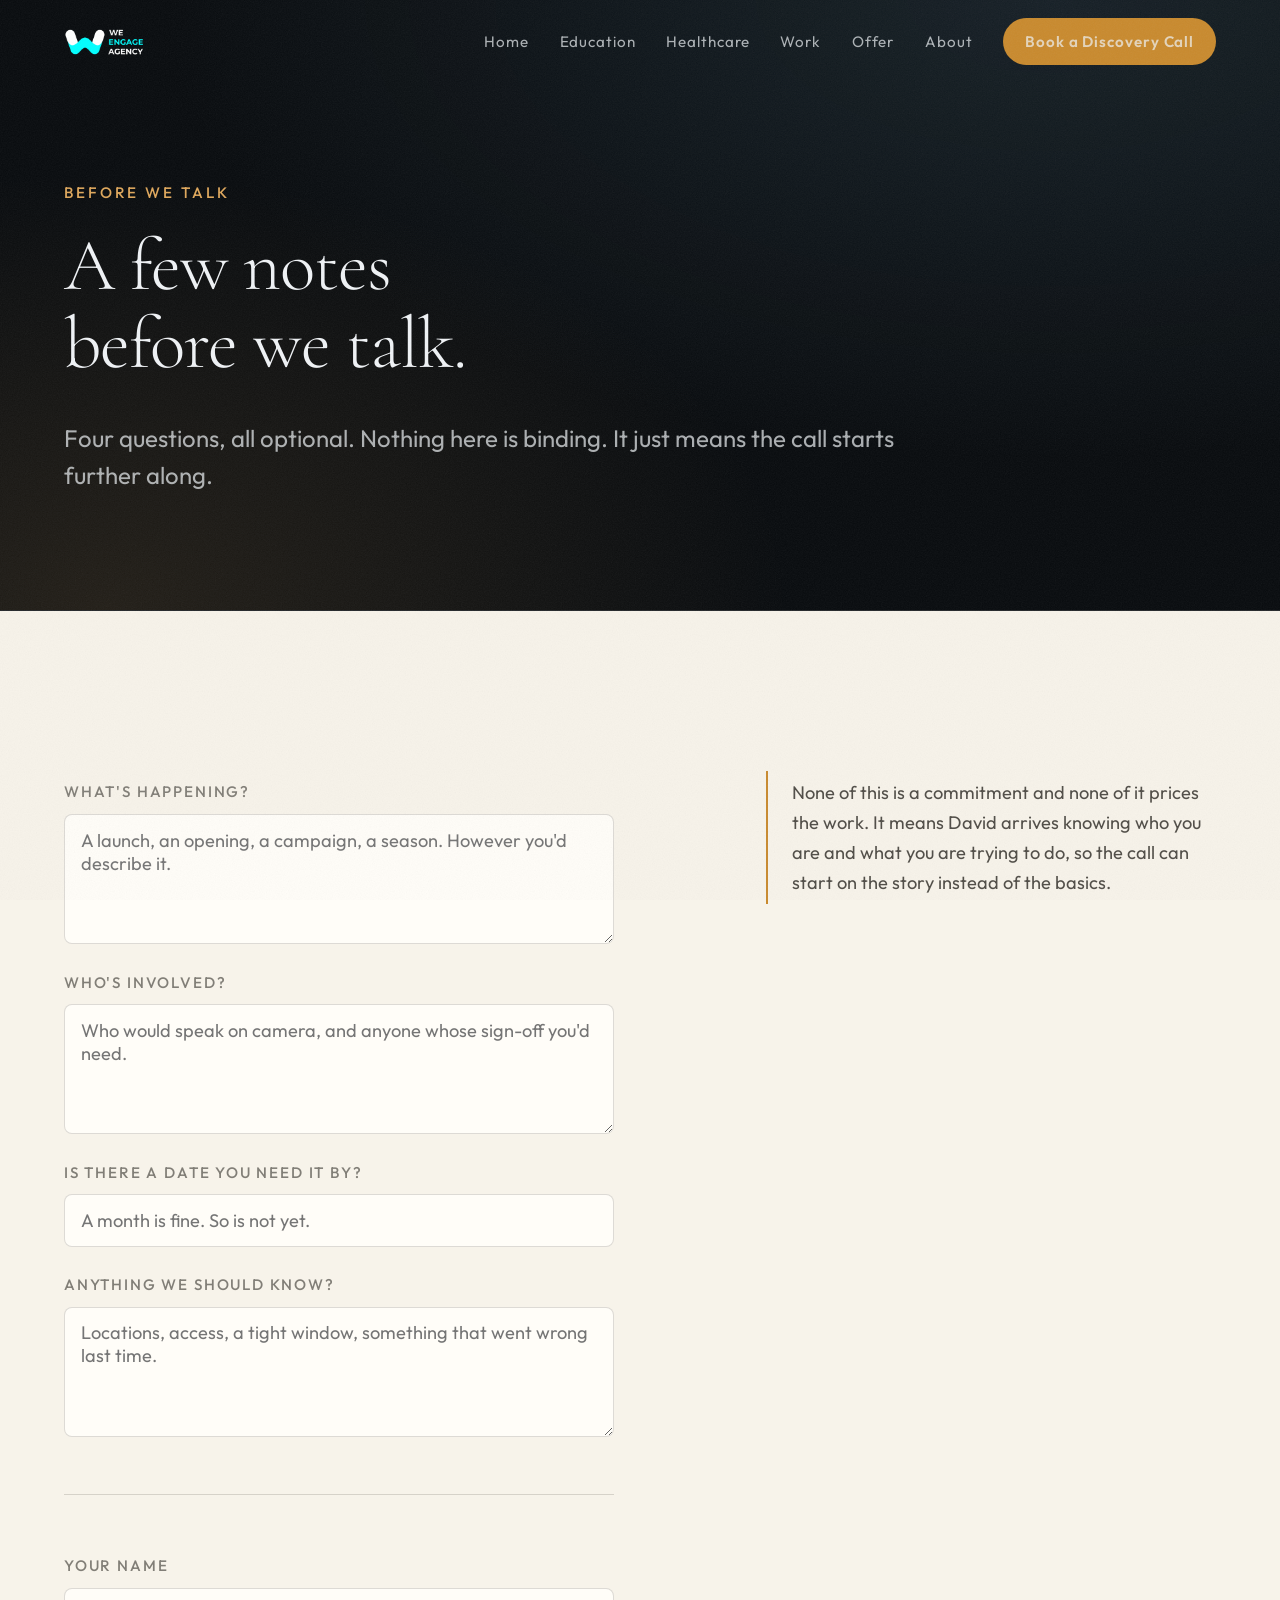
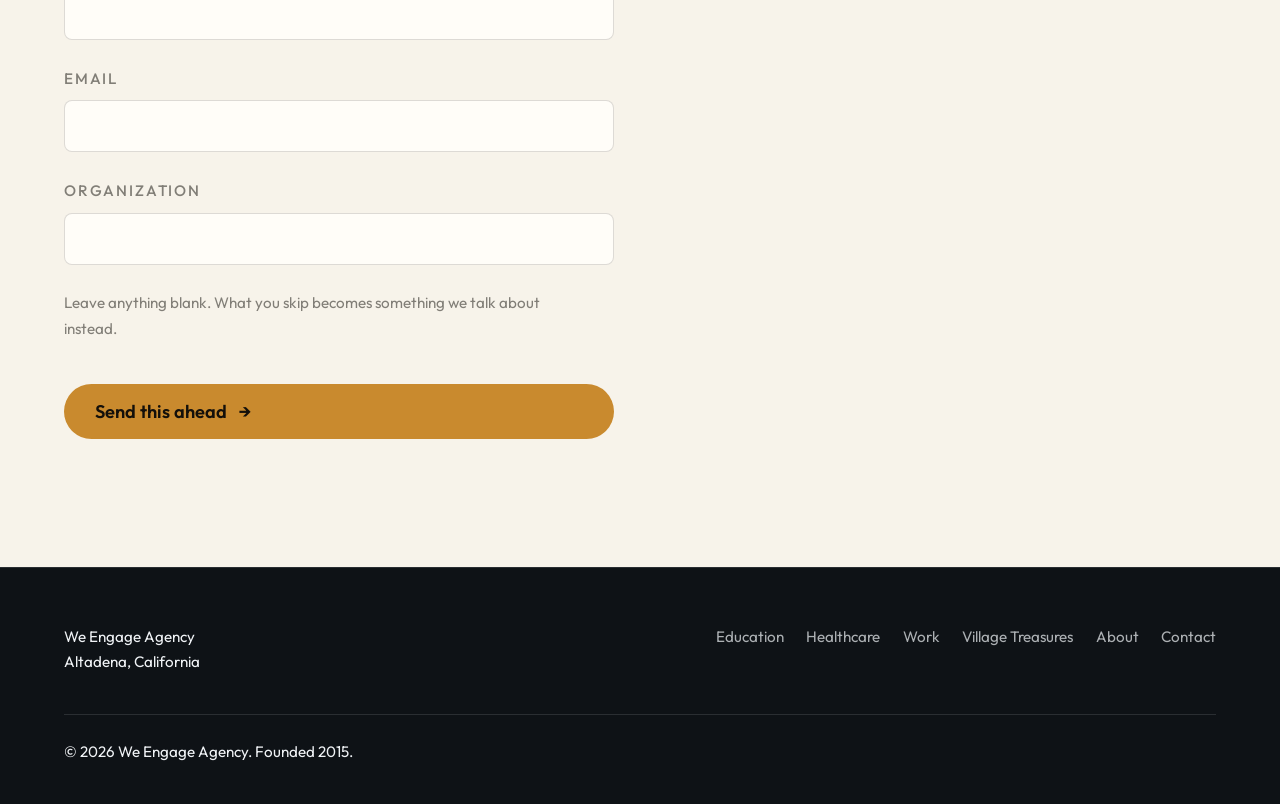
<file: qualify.html>
<!doctype html>
<html lang="en">
<head>
<meta charset="utf-8">
<meta name="viewport" content="width=device-width, initial-scale=1">
<meta name="referrer" content="strict-origin-when-cross-origin">
<title>Scoping questions — We Engage Agency</title>
<meta name="description" content="A few questions to shape the conversation before our call.">
<!-- Unlisted by design. Sent as a direct link after a call is booked, never
     linked from the nav and never indexed. -->
<meta name="robots" content="noindex, nofollow">
<link rel="icon" href="/public/logos/wea-mark-round.png">
<link rel="preconnect" href="https://fonts.googleapis.com">
<link rel="preconnect" href="https://fonts.gstatic.com" crossorigin>
<link href="https://fonts.googleapis.com/css2?family=Cormorant+Garamond:ital,wght@0,300;0,400;1,300;1,400&family=Outfit:wght@300;400;500;600&display=swap" rel="stylesheet">
<link rel="stylesheet" href="/css/site.css">
</head>
<body>
<a class="skip" href="#main">Skip to content</a>

<div class="navscrim" data-navscrim hidden></div>
<header class="masthead">
  <a class="masthead__mark" href="/" aria-label="We Engage Agency — home">
    <img src="/public/logos/wea-mark-rectangle-transparent.png" alt="We Engage Agency">
  </a>
  <button class="nav__toggle" type="button" aria-expanded="false" aria-controls="primary-nav" aria-label="Open menu"><span class="nav__bars" aria-hidden="true"><i></i><i></i><i></i></span></button>
  <nav class="nav" id="primary-nav" data-open="false">
    <a href="/">Home</a>
    <a href="/education.html">Education</a>
    <a href="/healthcare.html">Healthcare</a>
    <a href="/work.html">Work</a>
    <a href="/#offer">Offer</a>
    <a href="/about.html">About</a>
    <a class="btn btn--primary" href="/contact.html">Book a Discovery Call</a>
  </nav>
</header>

<main id="main">
  <section class="pagehead">
    <div class="shell">
      <p class="eyebrow">Before we talk</p>
      <h1 style="font-size:var(--step-4)">A few notes before we talk.</h1>
      <p class="lede">Four questions, all optional. Nothing here is binding. It just means the call starts further along.</p>
    </div>
  </section>

  <section class="section">
    <div class="shell">
      <div class="split" style="align-items:start">
        <div class="split__text">

          <!-- Same Basin endpoint as the intake form. No pricing logic lives
               on this page at all: it resolves to a shape — a tier name, day
               counts, two flags — and never to a figure. A prospect who could
               back-calculate a rate from a qualification survey has been
               handed the other side of the negotiation. -->
          <form class="form" id="qualify" novalidate
                data-endpoint="https://usebasin.com/f/d407cce43edb">
            <input type="text" name="_gotcha" tabindex="-1" autocomplete="off"
                   aria-hidden="true" style="position:absolute;left:-9999px;width:1px;height:1px;opacity:0">

            <div class="field">
              <label for="happening">What's happening?</label>
              <textarea id="happening" name="happening" rows="3" placeholder="A launch, an opening, a campaign, a season. However you'd describe it."></textarea>
            </div>

            <div class="field">
              <label for="involved">Who's involved?</label>
              <textarea id="involved" name="involved" rows="3" placeholder="Who would speak on camera, and anyone whose sign-off you'd need."></textarea>
            </div>

            <div class="field">
              <label for="needed">Is there a date you need it by?</label>
              <input type="text" id="needed" name="needed" placeholder="A month is fine. So is not yet.">
            </div>

            <div class="field">
              <label for="anything">Anything we should know?</label>
              <textarea id="anything" name="anything" rows="3" placeholder="Locations, access, a tight window, something that went wrong last time."></textarea>
            </div>

            <hr style="border:0;border-top:1px solid var(--hairline);margin:2rem 0">

            <div class="field">
              <label for="qname">Your name</label>
              <input type="text" id="qname" name="name" autocomplete="name">
            </div>
            <div class="field">
              <label for="qemail">Email</label>
              <input type="email" id="qemail" name="email" autocomplete="email">
            </div>
            <div class="field">
              <label for="qorg">Organization</label>
              <input type="text" id="qorg" name="organization" autocomplete="organization">
            </div>

            <p class="formnote">Leave anything blank. What you skip becomes something we talk about instead.</p>
            <button class="btn btn--primary" type="submit">Send this ahead <span class="arr">&rarr;</span></button>
          </form>

                    <div class="callout" id="qualify-done" hidden style="margin-top:2rem">
            <p><strong>Thank you — that's with us.</strong> We'll come to the call with a draft shape for the work already sketched, so the time goes on the story rather than on scoping.</p>
          </div>

        </div>

        <div class="split__media">
          <div class="callout">
            <p>None of this is a commitment and none of it prices the work. It means David arrives knowing who you are and what you are trying to do, so the call can start on the story instead of the basics.</p>
          </div>
        </div>
      </div>
    </div>
  </section>
</main>

<footer class="foot">
  <div class="shell">
    <div class="foot__grid">
      <div class="foot__sig">
        <p style="margin:0">We Engage Agency<br>Altadena, California</p>
      </div>
      <nav class="foot__links" aria-label="Footer">
        <a href="/education.html">Education</a>
        <a href="/healthcare.html">Healthcare</a>
        <a href="/work.html">Work</a>
        <a href="/village-treasures.html">Village Treasures</a>
        <a href="/about.html">About</a>
        <a href="/contact.html">Contact</a>
      </nav>
    </div>
    <div class="foot__bottom">
      <p style="margin:0">&copy; <span id="year">2026</span> We Engage Agency. Founded 2015.</p>
    </div>
  </div>
</footer>

<script src="/js/site.js"></script>
</body>
</html>
</file>
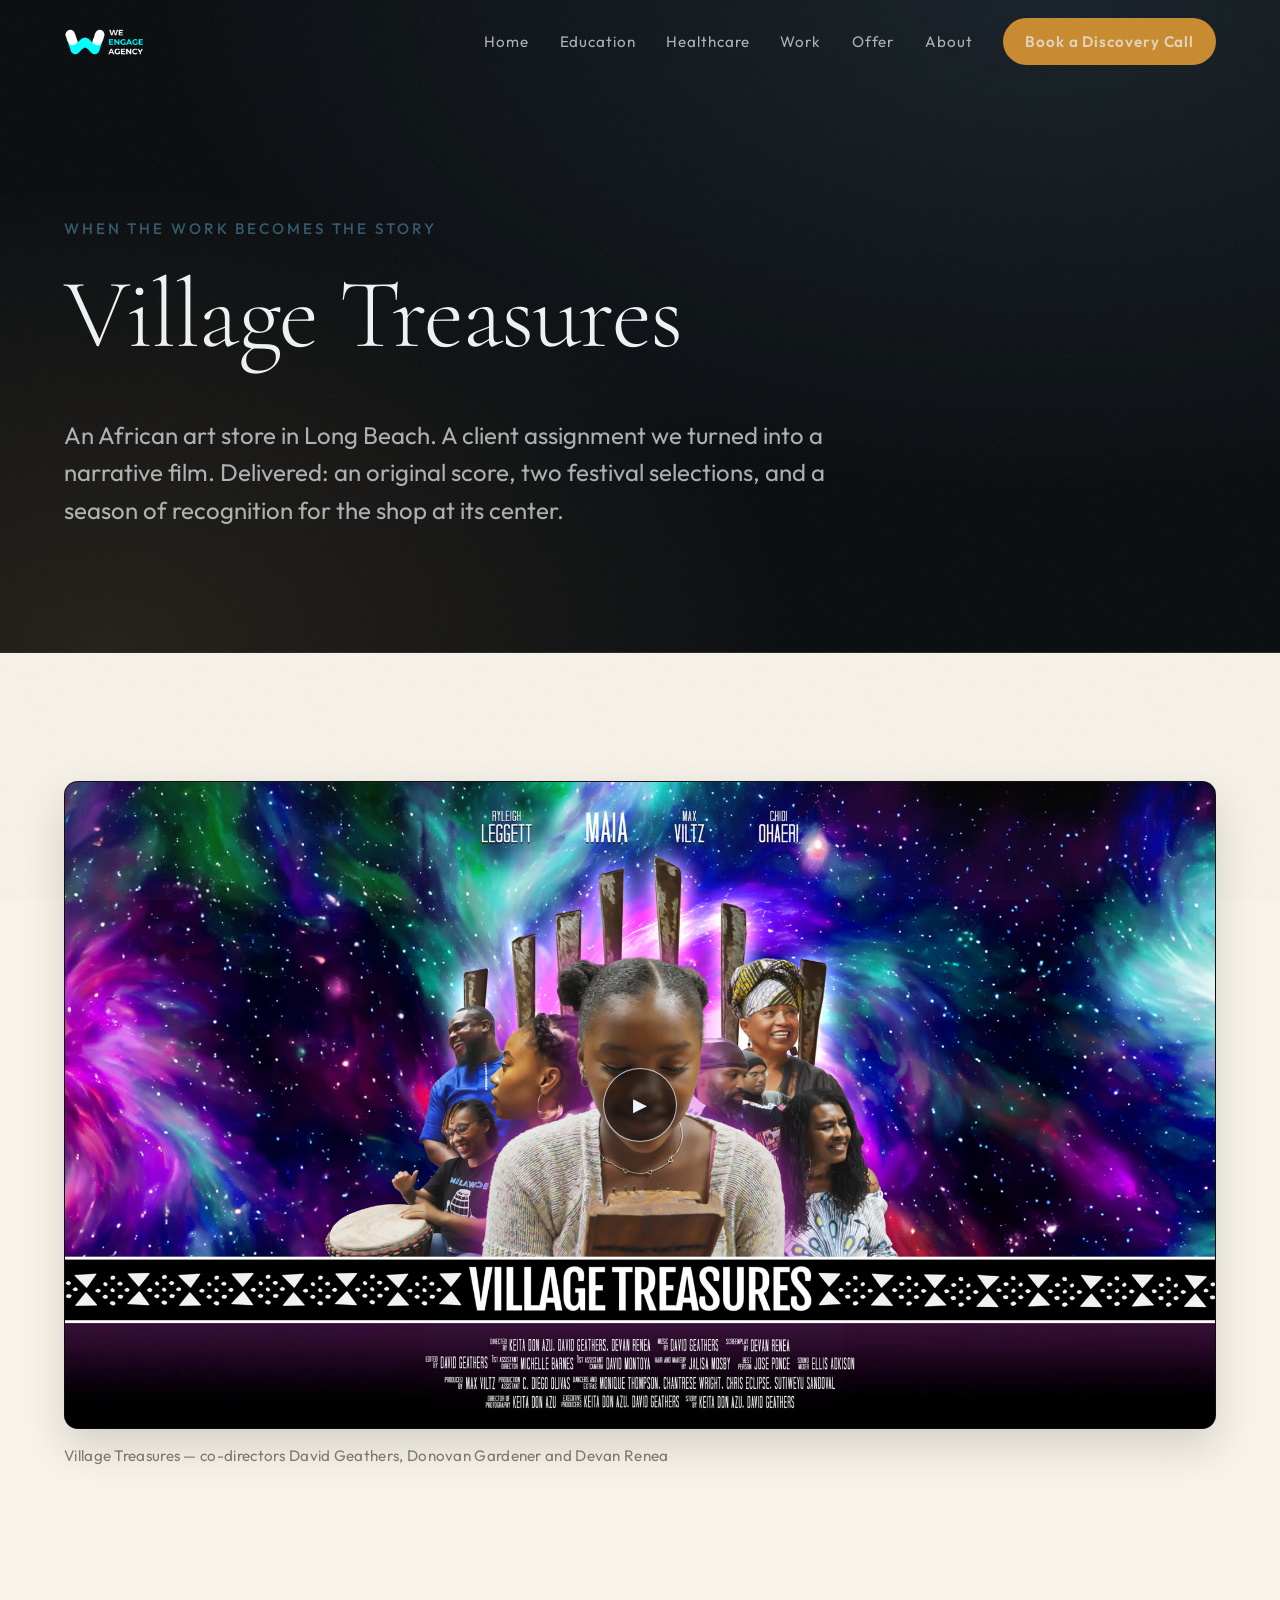
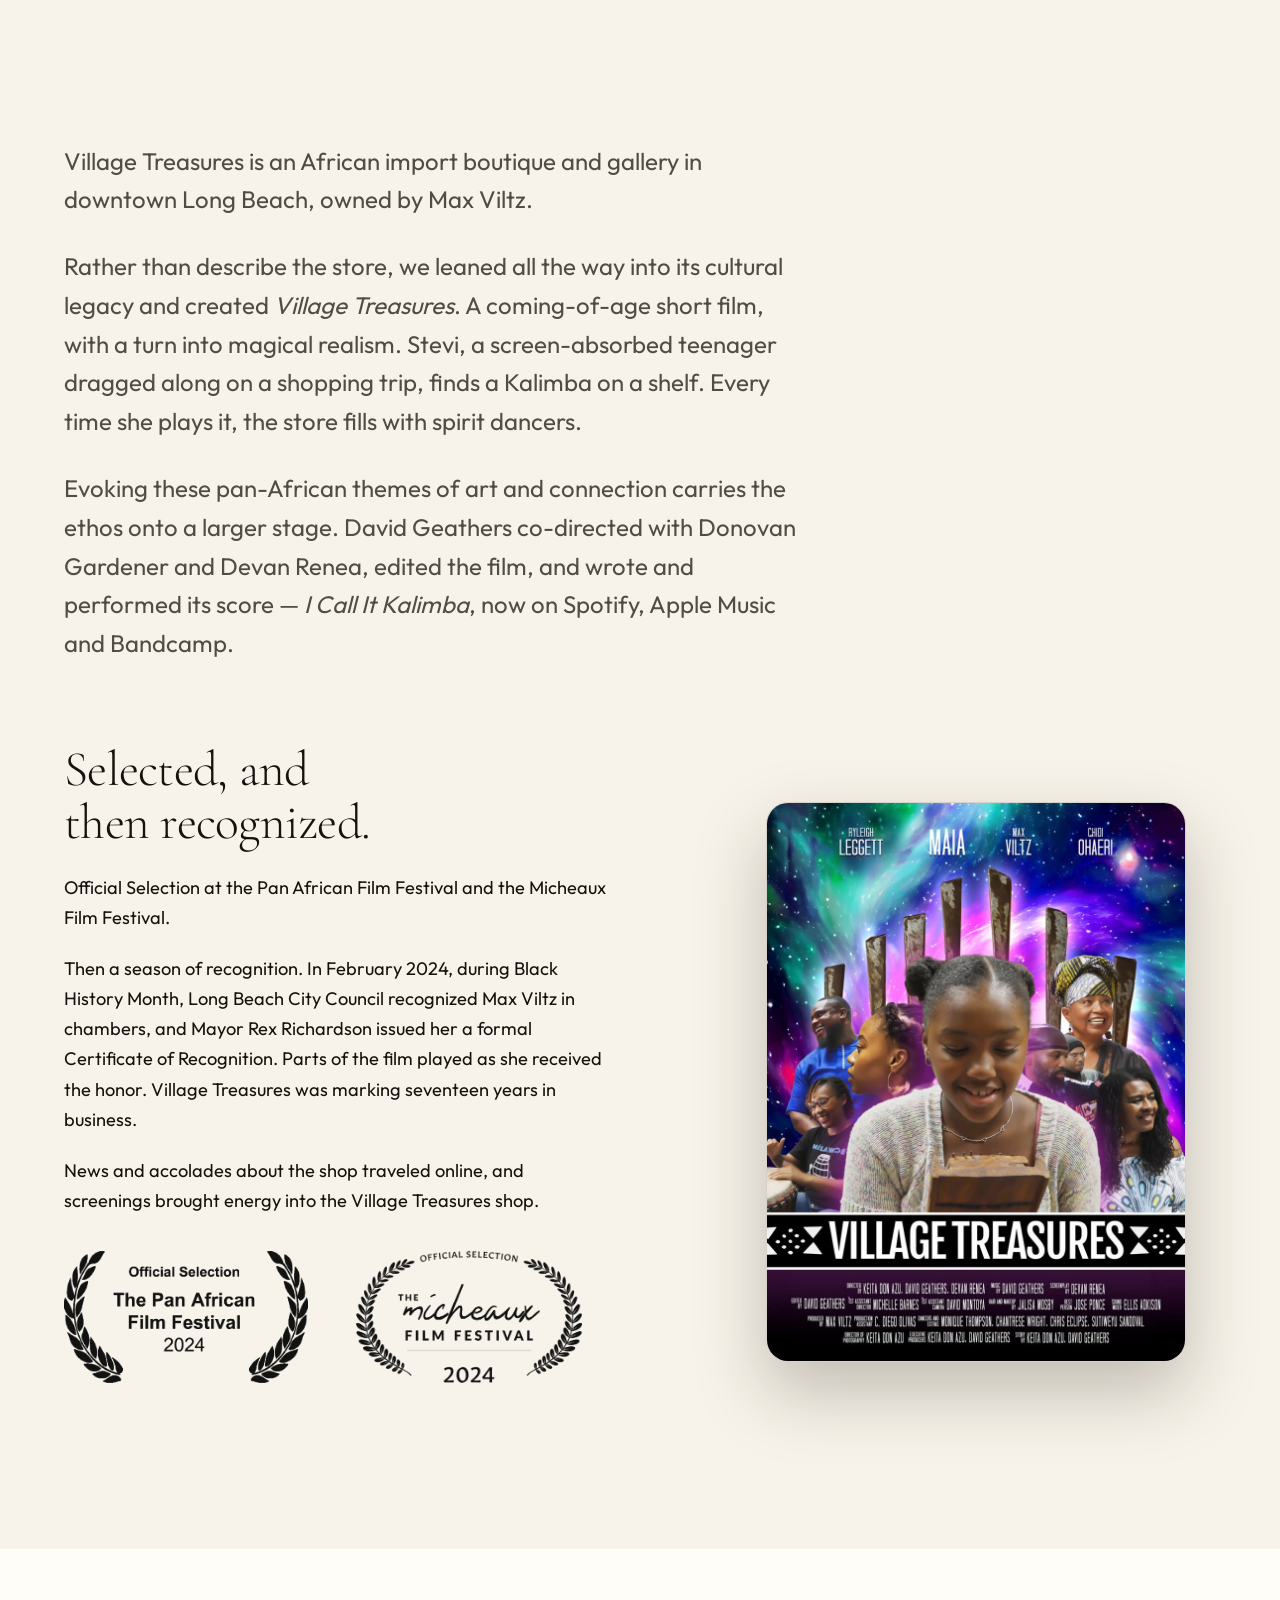
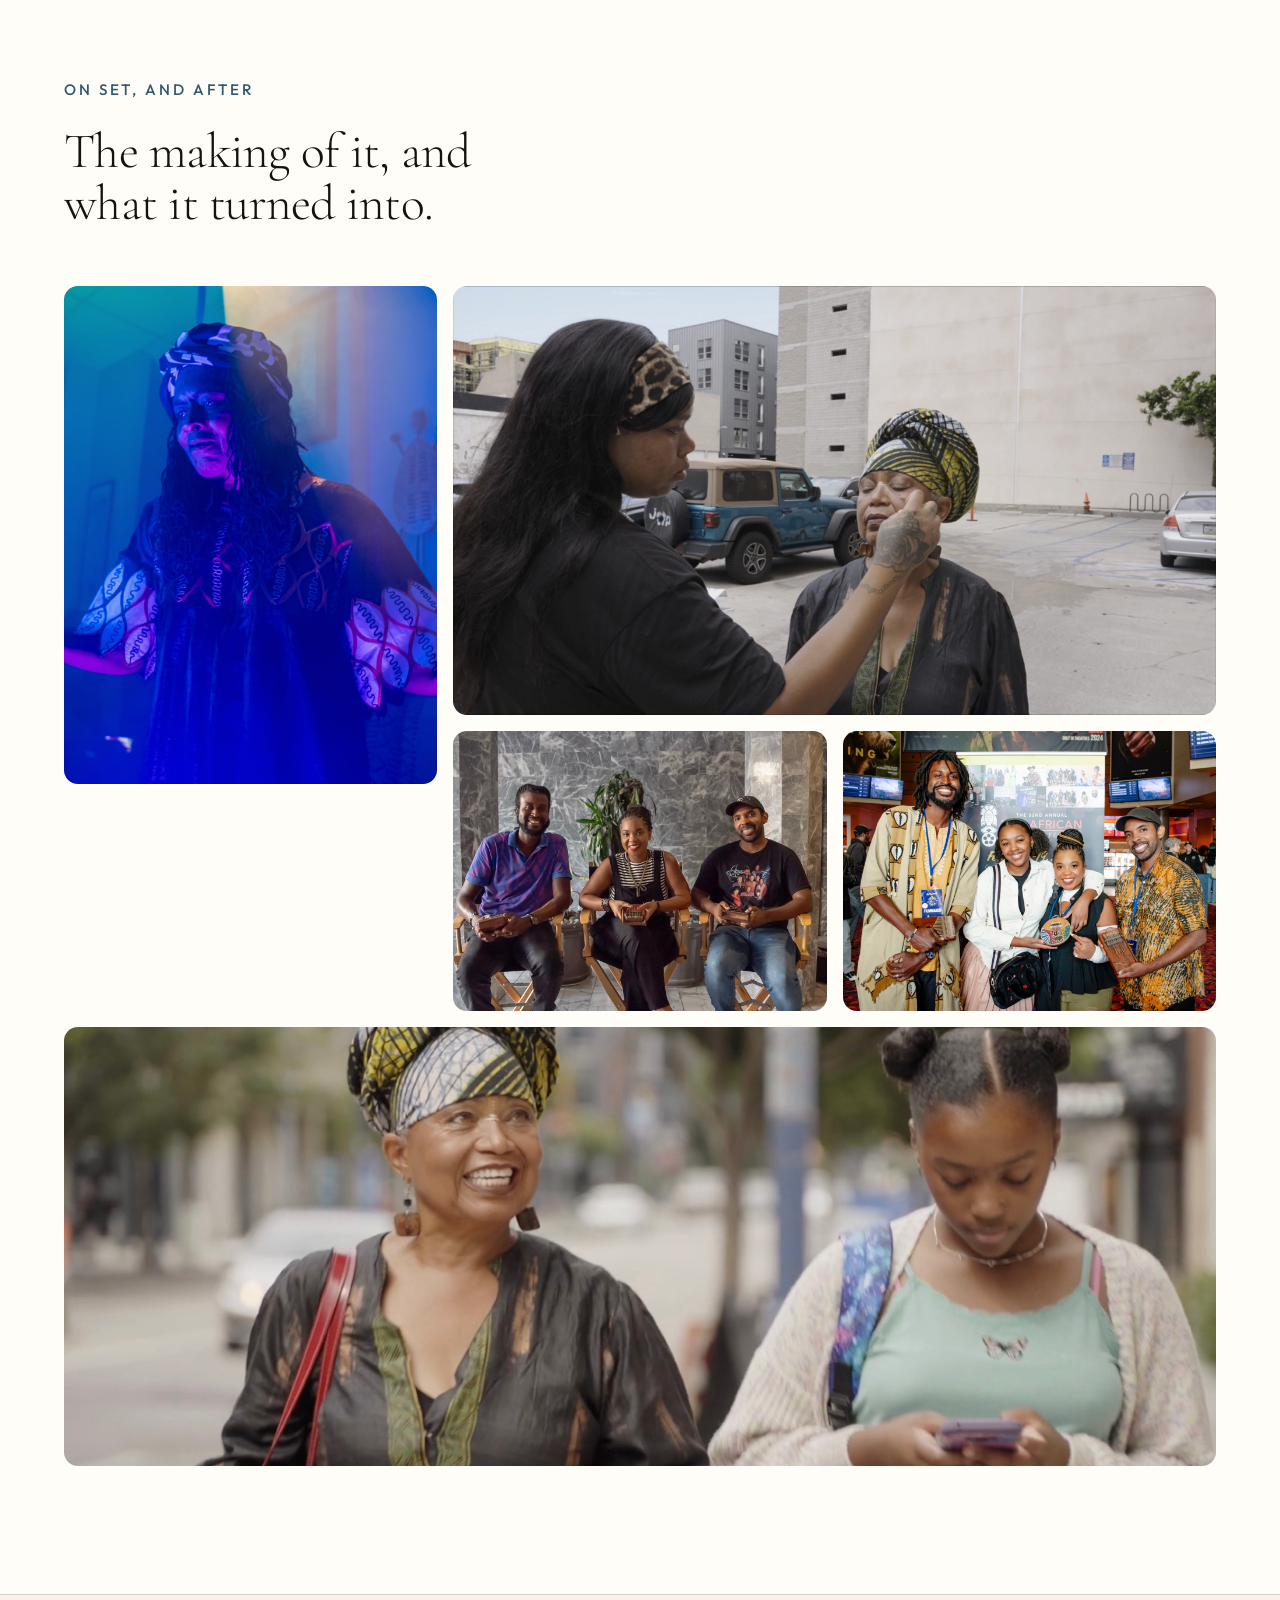
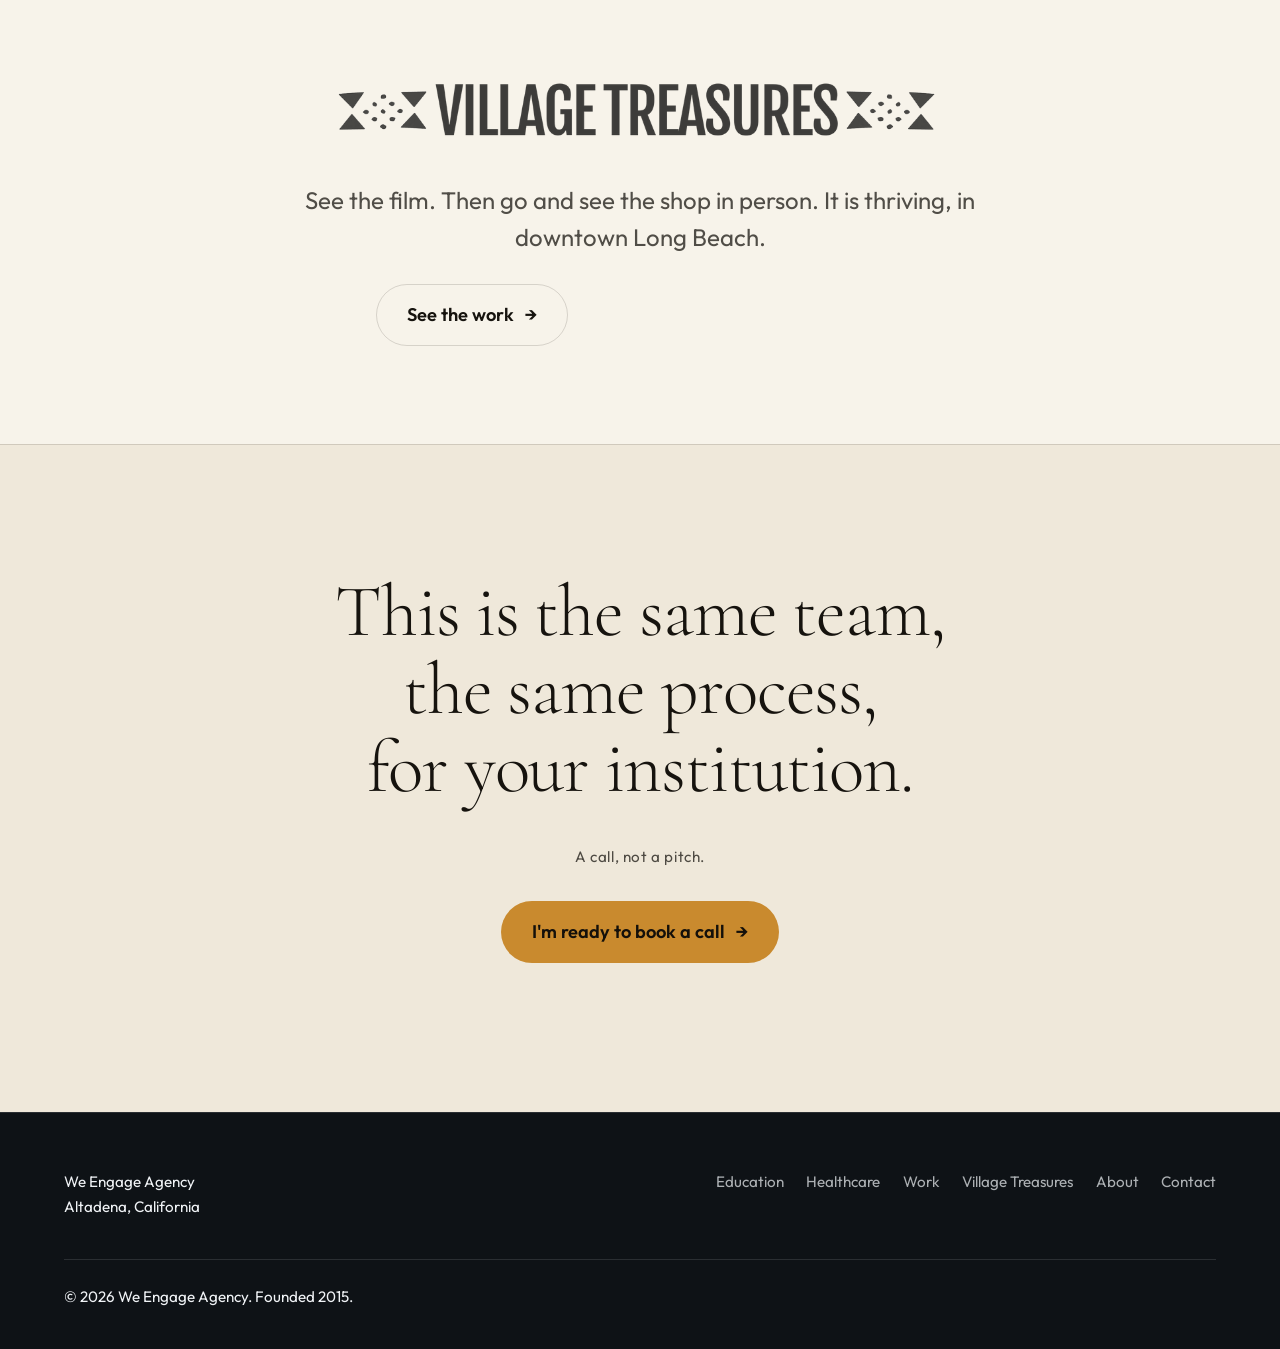
<file: village-treasures.html>
<!doctype html>
<html lang="en">
<head>
<meta charset="utf-8">
<meta name="viewport" content="width=device-width, initial-scale=1">
<meta name="referrer" content="strict-origin-when-cross-origin">
<title>Village Treasures — We Engage Agency</title>
<meta name="description" content="A client assignment that became a festival film with an original score, and a city honoring its subject.">
<link rel="canonical" href="https://weengageagency.com/village-treasures.html">
<meta property="og:site_name" content="We Engage Agency">
<meta property="og:title" content="Village Treasures — We Engage Agency">
<meta property="og:description" content="A client assignment that became a festival film with an original score, and a city honoring its subject.">
<meta property="og:type" content="website">
<meta property="og:url" content="https://weengageagency.com/village-treasures.html">
<meta property="og:image" content="https://weengageagency.com/public/video/hero-poster.jpg?v=6">
<meta property="og:image:width" content="1920">
<meta property="og:image:height" content="1080">
<meta property="og:image:alt" content="A still from a We Engage Agency interview film">
<meta name="twitter:card" content="summary_large_image">
<link rel="icon" href="/public/logos/wea-mark-round.png">
<link rel="preconnect" href="https://fonts.googleapis.com">
<link rel="preconnect" href="https://fonts.gstatic.com" crossorigin>
<link href="https://fonts.googleapis.com/css2?family=Cormorant+Garamond:ital,wght@0,300;0,400;1,300;1,400&family=Outfit:wght@300;400;500;600&display=swap" rel="stylesheet">
<link rel="stylesheet" href="/css/site.css">
</head>
<body>
<a class="skip" href="#main">Skip to content</a>

<div class="navscrim" data-navscrim hidden></div>
<header class="masthead">
  <a class="masthead__mark" href="/" aria-label="We Engage Agency — home">
    <img src="/public/logos/wea-mark-rectangle-transparent.png" alt="We Engage Agency">
  </a>
  <button class="nav__toggle" type="button" aria-expanded="false" aria-controls="primary-nav" aria-label="Open menu"><span class="nav__bars" aria-hidden="true"><i></i><i></i><i></i></span></button>
  <nav class="nav" id="primary-nav" data-open="false">
    <a href="/">Home</a>
    <a href="/education.html">Education</a>
    <a href="/healthcare.html">Healthcare</a>
    <a href="/work.html">Work</a>
    <a href="/#offer">Offer</a>
    <a href="/about.html">About</a>
    <a class="btn btn--primary" href="/contact.html">Book a Discovery Call</a>
  </nav>
</header>

<main id="main">
  <section class="pagehead" style="padding-block:clamp(10rem,24vh,15rem) clamp(4rem,8vw,6rem)">
    <div class="shell">
      <p class="eyebrow eyebrow--accent2">When the work becomes the story</p>
      <h1 style="font-size:var(--step-5);max-width:14ch">Village&nbsp;Treasures</h1>
      <p class="lede" style="max-width:52ch">An African art store in Long Beach. A client assignment we turned into a narrative film. Delivered: an original score, two festival selections, and a season of recognition for the shop at its center.</p>
    </div>
  </section>

  <section class="section">
    <div class="shell">
      <div class="player reveal" data-embed="https://player.vimeo.com/video/869003902?h=235dd7ccb8" data-title="Village Treasures" role="button" tabindex="0" aria-label="Play: Village Treasures">
        <img class="player__poster" src="/public/thumbnails-posters/village-treasures-poster-wide.jpg" alt="" loading="lazy">
        <span class="player__play" aria-hidden="true">▶</span>
      </div>
      <p class="caption reveal">Village Treasures — co-directors David Geathers, Donovan Gardener and Devan Renea</p>
    </div>
  </section>

  <section class="section">
    <div class="shell">
      <div class="prose prose--airy reveal">
        <p>Village Treasures is an African import boutique and gallery in downtown Long Beach, owned by Max Viltz.</p>
        <p>Rather than describe the store, we leaned all the way into its cultural legacy and created <em>Village Treasures</em>. A coming-of-age short film, with a turn into magical realism. Stevi, a screen-absorbed teenager dragged along on a shopping trip, finds a Kalimba on a shelf. Every time she plays it, the store fills with spirit dancers.</p>
        <p>Evoking these pan-African themes of art and connection carries the ethos onto a larger stage. David Geathers co-directed with Donovan Gardener and Devan Renea, edited the film, and wrote and performed its score — <em>I Call It Kalimba</em>, now on Spotify, Apple Music and Bandcamp.</p>
      </div>

      <div class="split" style="margin-top:clamp(3rem,7vw,5rem);align-items:center">
        <div class="split__text reveal">
          <h2 style="font-size:var(--step-3)">Selected, and then recognized.</h2>
          <p>Official Selection at the Pan African Film Festival and the Micheaux Film Festival.</p>
          <p>Then a season of recognition. In February 2024, during Black History Month, Long Beach City Council recognized Max Viltz in chambers, and Mayor Rex Richardson issued her a formal Certificate of Recognition. Parts of the film played as she received the honor. Village Treasures was marking seventeen years in business.</p>
          <p>News and accolades about the shop traveled online, and screenings brought energy into the Village Treasures shop.</p>
          <div class="laurels">
            <img src="/public/thumbnails-posters/laurels-paff2024-transparent.png" alt="Official Selection — Pan African Film Festival 2024" loading="lazy">
            <img src="/public/thumbnails-posters/laurels-micheaux2024-transparent.png" alt="Official Selection — Micheaux Film Festival 2024" loading="lazy">
          </div>
        </div>
        <div class="split__media reveal" data-delay="1">
          <div class="poster">
            <img src="/public/thumbnails-posters/village-treasures-poster.jpg" alt="Village Treasures — film poster">
          </div>
        </div>
      </div>
    </div>
  </section>

  <!-- ========================= PRODUCTION MOSAIC ========================= -->
  <section class="section" style="background:var(--ink-raised)">
    <div class="shell">
      <p class="eyebrow eyebrow--accent2 reveal">On set, and after</p>
      <h2 class="reveal" style="font-size:var(--step-3);max-width:20ch">The making of it, and what it turned into.</h2>

      <div class="mosaic">
        <figure class="m-tall reveal">
          <img src="/public/thumbnails-posters/Village-treasures-production-stills1.jpeg" alt="A performer in costume under stage light during the Village Treasures shoot" loading="lazy">
        </figure>
        <figure class="m-wide reveal" data-delay="1">
          <img src="/public/thumbnails-posters/village-treasures-bts-makeup.jpg" alt="Makeup being applied on location during production" loading="lazy">
        </figure>
        <figure class="m-half reveal" data-delay="1">
          <img src="/public/thumbnails-posters/Village-treasures-production-stills2.jpeg" alt="The Village Treasures team with their festival awards" loading="lazy">
        </figure>
        <figure class="m-half reveal" data-delay="2">
          <img src="/public/thumbnails-posters/Village-treasures-production-stills3.jpeg" alt="Cast and crew at the Pan African Film Festival" loading="lazy">
        </figure>
        <figure class="m-band reveal" data-delay="2">
          <img src="/public/thumbnails-posters/Village-treasures-production-stills4.jpeg" alt="A scene from Village Treasures, filmed on the street in Long Beach" loading="lazy">
        </figure>
      </div>
    </div>
  </section>

  <section class="section section--tight" style="border-top:1px solid var(--hairline)">
    <div class="shell" style="text-align:center">
      <img src="/public/thumbnails-posters/village-treasures-white-transparent.png" alt="" style="height:78px;width:auto;margin:0 auto 2rem;opacity:0.75" loading="lazy">
      <p class="lede" style="margin-inline:auto;max-width:44ch">See the film. Then go and see the shop in person. It is thriving, in downtown Long Beach.</p>
      <p style="margin-top:1.6rem">
        <a class="btn btn--ghost" href="/work.html">See the work <span class="arr">→</span></a>
      </p>
    </div>
  </section>

  <section class="section endcta">
    <div class="shell">
      <h2 class="reveal">This is the same team, the same process, for your institution.</h2>
      <p class="reveal endcta__note" data-delay="2">A call, not a pitch.</p>
      <p class="reveal" data-delay="2" style="margin-top:2rem">
        <a class="btn btn--primary" href="/contact.html">I'm ready to book a call <span class="arr">→</span></a>
      </p>
    </div>
  </section>

</main>

<footer class="foot">
  <div class="shell">
    <div class="foot__grid">
      <div class="foot__sig">
        <p style="margin:0">We Engage Agency<br>Altadena, California</p>
      </div>
      <nav class="foot__links" aria-label="Footer">
        <a href="/education.html">Education</a>
        <a href="/healthcare.html">Healthcare</a>
        <a href="/work.html">Work</a>
        <a href="/village-treasures.html">Village Treasures</a>
        <a href="/about.html">About</a>
        <a href="/contact.html">Contact</a>
      </nav>
    </div>
    <div class="foot__bottom">
      <p style="margin:0">© <span id="year">2026</span> We Engage Agency. Founded 2015.</p>
    </div>
  </div>
</footer>

<script src="/js/site.js"></script>
</body>
</html>
</file>
<file: css/site.css>
/* =========================================================================
   We Engage Agency — design system
   Deep blue-black ground, brass primary accent, steel-blue secondary.
   Cormorant Garamond display against Outfit body.
   Every colour is a token on :root — retheme there, not in the rules.
   ========================================================================= */

:root {
  /* Ground — deep blue-black. Cooler and a shade deeper than the slate it
     replaces, so the brass accent has room to feel warm against it. */
  --ink:            #F7F3EA;   /* primary background — warm paper */
  --ink-raised:     #FFFDF8;   /* cards, raised panels */
  --ink-deep:       #EFE8DA;   /* wells */
  --hairline:       rgba(28, 22, 14, 0.15);

  /* Type */
  --bone:           #16130E;
  --bone-soft:      rgba(22, 19, 14, 0.74);
  --bone-faint:     rgba(22, 19, 14, 0.52);

  /* The dark register, kept as tokens so any zone can borrow it. Film needs
     a dark surround, and the site still opens and closes on it. */
  --night:          #0E1216;
  --night-raised:   #151B21;
  --night-deep:     #080B0E;
  --night-hairline: rgba(226, 232, 240, 0.13);
  --night-bone:     #F0F3F6;
  --night-soft:     rgba(240, 243, 246, 0.70);
  --night-faint:    rgba(240, 243, 246, 0.44);

  /* Accents — brass and steel blue. Brass carries the warmth without the
     brightness of coral: it is the register of film awards and institutional
     prestige rather than consumer energy, which is the room this site is
     selling into. Steel blue is a quieter partner than teal. */
  --accent:         #C98A2E;   /* primary accent / CTA — brass, fill weight */
  --accent-lit:     #7A4E10;   /* brass at text weight, contrast-safe on paper */
  --accent-night:   #E0A85C;   /* the fill brass used inside dark zones */
  --accent-night-lit:#F0C081;
  --accent2:        #3F6B85;   /* secondary accent */
  --accent2-lit:    #31576D;

  /* Light surfaces (trust band, light sections) */
  --paper:          #F4F5F7;
  --paper-ink:      #12161A;
  --paper-soft:     rgba(18, 22, 26, 0.66);

  /* Rhythm */
  --gutter: clamp(1.25rem, 5vw, 4rem);
  --measure: 68ch;
  --shell: 1240px;

  --step--1: clamp(0.86rem, 0.82rem + 0.2vw, 0.95rem);
  --step-0:  clamp(1rem, 0.96rem + 0.25vw, 1.14rem);
  --step-1:  clamp(1.24rem, 1.14rem + 0.5vw, 1.5rem);
  --step-2:  clamp(1.55rem, 1.35rem + 1vw, 2.1rem);
  --step-3:  clamp(2rem, 1.6rem + 2vw, 3.1rem);
  --step-4:  clamp(2.6rem, 1.9rem + 3.4vw, 4.6rem);
  --step-5:  clamp(3.1rem, 2rem + 5.2vw, 6.2rem);

  /* Radius and depth. The site read as a stack of hard rectangles; these
     give it edges that turn and surfaces that sit above the ground rather
     than being cut out of it. One scale, used everywhere, or rounding
     becomes noise. */
  --r-sm:   8px;
  --r-md:   14px;
  --r-lg:   22px;
  --r-xl:   clamp(20px, 3vw, 40px);
  --r-pill: 999px;

  --lift:      0 18px 40px rgba(0, 0, 0, 0.34);
  --lift-high: 0 30px 70px rgba(0, 0, 0, 0.46);

  --ease: cubic-bezier(0.22, 0.61, 0.36, 1);
}

*, *::before, *::after { box-sizing: border-box; }

html { scroll-behavior: smooth; }

body {
  margin: 0;
  background: var(--ink);
  color: var(--bone);
  font-family: "Outfit", ui-sans-serif, system-ui, -apple-system, "Segoe UI", sans-serif;
  font-size: var(--step-0);
  line-height: 1.65;
  -webkit-font-smoothing: antialiased;
  overflow-x: hidden;
}

/* Grain — a single repeating SVG, fixed, never intercepts pointer events. */
body::after {
  content: "";
  position: fixed;
  inset: 0;
  z-index: 9999;
  pointer-events: none;
  opacity: 0.13;
  background-image: url("data:image/svg+xml,%3Csvg xmlns='http://www.w3.org/2000/svg' width='140' height='140'%3E%3Cfilter id='n'%3E%3CfeTurbulence type='fractalNoise' baseFrequency='0.82' numOctaves='3' stitchTiles='stitch'/%3E%3CfeColorMatrix type='saturate' values='0'/%3E%3C/filter%3E%3Crect width='140' height='140' filter='url(%23n)' opacity='0.5'/%3E%3C/svg%3E");
}

h1, h2, h3, .display {
  font-family: "Cormorant Garamond", ui-serif, Georgia, "Times New Roman", serif;
  font-weight: 300;
  line-height: 1.06;
  letter-spacing: -0.015em;
  margin: 0 0 0.5em;
  text-wrap: balance;
}

p { margin: 0 0 1.15em; max-width: var(--measure); }
a { color: inherit; }
img, video { max-width: 100%; display: block; }

::selection { background: var(--accent); color: var(--ink); }

:focus-visible {
  outline: 2px solid var(--accent-lit);
  outline-offset: 3px;
  border-radius: 2px;
}

.skip {
  position: absolute; left: -9999px;
  background: var(--accent); color: var(--ink);
  padding: 0.75rem 1.25rem; z-index: 10000; font-weight: 600;
}
.skip:focus { left: 1rem; top: 1rem; }

/* ---------- Layout ---------- */
.shell { width: min(100% - (var(--gutter) * 2), var(--shell)); margin-inline: auto; }
.section { padding-block: clamp(4.5rem, 10vw, 9rem); position: relative; }
.section--tight { padding-block: clamp(3rem, 6vw, 5rem); }
/* The bio and the client band read as one thought now — his credits, then the
   agency's — so they close up instead of sitting as two full sections with
   128px of padding each meeting in the middle. */
.section--closes { padding-bottom: clamp(1.5rem, 3vw, 2.5rem); }
.section--follows { padding-top: clamp(1.5rem, 3vw, 2.5rem); }

.eyebrow {
  font-size: var(--step--1);
  letter-spacing: 0.19em;
  text-transform: uppercase;
  color: var(--accent);
  font-weight: 500;
  margin: 0 0 1.4rem;
}
.eyebrow--accent2 { color: var(--accent2-lit); }

.lede { font-size: var(--step-1); color: var(--bone-soft); line-height: 1.55; }

/* ---------- Buttons ---------- */
.btn {
  display: inline-flex; align-items: center; gap: 0.7rem;
  font-family: inherit; font-size: var(--step-0); font-weight: 600;
  padding: 0.95rem 1.9rem;
  border-radius: var(--r-pill);
  text-decoration: none;
  border: 1px solid transparent;
  transition: transform 0.25s var(--ease), background-color 0.25s var(--ease), color 0.25s var(--ease), border-color 0.25s var(--ease);
}
.btn--primary { background: var(--accent); color: #14100A; }
.btn--primary:hover { background: var(--accent-lit); transform: translateY(-2px); }
.btn--ghost { border-color: var(--hairline); color: var(--bone); }
.btn--ghost:hover { border-color: var(--accent); color: var(--accent-lit); transform: translateY(-2px); }
.btn .arr { transition: transform 0.25s var(--ease); }
.btn:hover .arr { transform: translateX(4px); }

/* ---------- Header ---------- */
.masthead {
  position: fixed; inset: 0 0 auto 0; z-index: 1000;
  display: flex; align-items: center; justify-content: space-between;
  gap: 1.5rem;
  padding: 1.1rem var(--gutter);
  transition: background-color 0.4s var(--ease), border-color 0.4s var(--ease);
  border-bottom: 1px solid transparent;
}
.masthead.is-stuck {
  background: rgba(8, 11, 14, 0.88);
  border-bottom-color: var(--hairline);
}
.masthead__mark img { height: 34px; width: auto; }
.nav { display: flex; align-items: center; gap: clamp(1rem, 2.4vw, 2.2rem); }
.nav a {
  text-decoration: none; font-size: var(--step--1);
  letter-spacing: 0.06em; color: var(--bone-soft);
  transition: color 0.2s var(--ease);
}
.nav a:hover, .nav a[aria-current="page"] { color: var(--bone); }
.nav .btn { padding: 0.65rem 1.3rem; font-size: var(--step--1); }

/* =========================================================================
   Menu control
   The toggle used to be a bare glyph tinted with --bone, which meant its
   colour followed the page theme while the masthead floats over whatever is
   underneath it. On paper that put near-black ink on the dark hero video:
   measured at 1.02:1, effectively invisible, against the 3:1 that WCAG 1.4.11
   asks of a control.

   Recolouring per zone would break again the next time a section changes, so
   the control carries its own surface instead — a blurred chip with its own
   border. It only has to know whether the masthead is floating over a dark
   zone or stuck to paper, which is the one distinction this design already
   makes everywhere else.

   Sized 46px: above the 44px in Apple's HIG and WCAG 2.5.5, and comfortably
   past the 24px floor in WCAG 2.5.8.
   ========================================================================= */
.nav__toggle {
  display: none;
  /* The drawer is a sibling inside the masthead, so a z-index on the drawer
     alone cannot lift the toggle above it — they share a stacking context.
     The toggle has to be positioned and raised itself, or the panel covers
     the very control that closes it. */
  position: relative; z-index: 960;
  width: 46px; height: 46px;
  align-items: center; justify-content: center;
  padding: 0; cursor: pointer;
  border-radius: var(--r-pill);
  /* Strong enough to sit on a bright window as well as a dark wall. A 0.42
     scrim went translucent-grey against the hero's blown-out glass and the
     bars lost their edge; 0.66 plus a brighter rim keeps it a solid object
     whatever is behind it. */
  border: 1px solid rgba(240, 243, 246, 0.5);
  background: rgba(8, 11, 14, 0.66);
  box-shadow: 0 2px 14px rgba(0, 0, 0, 0.35);
  -webkit-backdrop-filter: blur(10px);
  backdrop-filter: blur(10px);
  color: var(--night-bone);
  transition: background-color 0.3s var(--ease), border-color 0.3s var(--ease), color 0.3s var(--ease);
}
.masthead.is-stuck .nav__toggle {
  background: rgba(22, 19, 14, 0.06);
  border-color: rgba(22, 19, 14, 0.22);
  color: var(--bone);
}
.nav__toggle:hover { border-color: var(--accent); }
/* Open, the toggle sits over the paper drawer rather than the hero, so it
   takes the light-ground treatment whether or not the masthead is stuck. */
.nav__toggle[aria-expanded="true"] {
  background: rgba(22, 19, 14, 0.06);
  border-color: rgba(22, 19, 14, 0.22);
  color: var(--bone);
}

/* Three bars that fold into a cross. A glyph could not animate and sat on
   the font's own baseline, which is why it never centred properly. */
.nav__bars { position: relative; display: block; width: 18px; height: 12px; }
.nav__bars i {
  position: absolute; left: 0; right: 0; height: 1.5px;
  background: currentColor; border-radius: 2px;
  transition: transform 0.3s var(--ease), opacity 0.2s var(--ease);
}
.nav__bars i:nth-child(1) { top: 0; }
.nav__bars i:nth-child(2) { top: 5.25px; }
.nav__bars i:nth-child(3) { top: 10.5px; }
.nav__toggle[aria-expanded="true"] .nav__bars i:nth-child(1) { transform: translateY(5.25px) rotate(45deg); }
.nav__toggle[aria-expanded="true"] .nav__bars i:nth-child(2) { opacity: 0; }
.nav__toggle[aria-expanded="true"] .nav__bars i:nth-child(3) { transform: translateY(-5.25px) rotate(-45deg); }

/* Scrim. Dims the page behind an open menu so the panel is unambiguously
   the thing in focus, and gives the tap-anywhere-to-close that people now
   expect from a drawer. */
.navscrim {
  position: fixed; inset: 0; z-index: 900;
  background: rgba(8, 11, 14, 0.5);
  -webkit-backdrop-filter: blur(2px);
  backdrop-filter: blur(2px);
  opacity: 0; pointer-events: none;
  transition: opacity 0.35s var(--ease);
}
.navscrim[data-open="true"] { opacity: 1; pointer-events: auto; }

@media (max-width: 860px) {
  .nav__toggle { display: inline-flex; }
  .nav {
    /* Pinned to the top and given an explicit height rather than stretched
       between top and bottom. `bottom: 0` only means "the bottom of the
       screen" while the viewport is the containing block, and any
       transform, filter, backdrop-filter or will-change on the masthead
       silently makes the masthead the containing block instead — at which
       point the drawer collapses to header height and the first links in
       the list end up clipped above the screen. That is exactly what a
       blur on the stuck header did. Removing the blur fixed it; this
       removes the way for it to happen again. */
    position: fixed; top: 0; right: 0; inset-inline-start: auto;
    height: 100vh; height: 100dvh;
    width: min(82vw, 340px);
    /* Under the masthead, not over it. The toggle has already become a
       cross by this point, and it is the close affordance people reach for
       first — burying it under the drawer would leave the panel with no
       visible way out. */
    z-index: 950;
    background: var(--ink-raised);
    flex-direction: column; align-items: flex-start;
    justify-content: center; justify-content: safe center;
    gap: 1.6rem; padding: 2rem var(--gutter);
    overflow-y: auto; overscroll-behavior: contain;
    transform: translateX(100%);
    transition: transform 0.35s var(--ease);
    border-left: 1px solid var(--hairline);
    box-shadow: -24px 0 60px rgba(28, 22, 14, 0.28);
    /* The drawer is its own surface, not part of whatever zone the masthead
       happens to be floating over, so it declares its own text colours. */
    color: var(--bone);
  }
  .nav[data-open="true"] { transform: translateX(0); }
  .nav a { font-size: var(--step-1); color: var(--bone-soft); }
  .nav a:hover, .nav a[aria-current="page"] { color: var(--bone); }
  .nav .btn--primary { color: #14100A; margin-top: 0.5rem; }
}

@media (prefers-reduced-motion: reduce) {
  .nav, .navscrim, .nav__bars i { transition: none; }
}

/* ---------- Hero ---------- */
.hero {
  position: relative;
  min-height: 100svh;
  display: grid;
  align-items: end;
  overflow: hidden;
  isolation: isolate;
}
.hero__media {
  position: absolute; inset: -12% 0 0 0;
  z-index: -2;
  will-change: transform;
}
.hero__media picture { display: block; width: 100%; height: 100%; }
.hero__media video, .hero__media img {
  width: 100%; height: 100%; object-fit: cover;
}
/* The loop lies OVER the still rather than replacing it. Hiding the still the
   moment the video said `canplay` meant any later failure — a decode that
   never paints, iOS resolving play() and stopping a beat afterwards, Low
   Power Mode — left nothing behind it but the hero's own near-black
   background. That is the black screen. Stacked and faded in only once a
   frame has actually been presented, the still is always the floor: worst
   case the hero is a photograph, which is what it was before the loop
   existed. */
.hero__media video {
  position: absolute; inset: 0;
  opacity: 0;
  transition: opacity 0.6s var(--ease);
}
.hero__media video[data-ready="true"] { opacity: 1; }
.hero::before {
  content: ""; position: absolute; inset: 0; z-index: -1;
  background:
    linear-gradient(180deg, rgba(14,18,22,0.70) 0%, rgba(14,18,22,0.26) 38%, rgba(14,18,22,0.88) 82%, var(--ink) 100%),
    radial-gradient(120% 80% at 12% 88%, rgba(14,18,22,0.78), transparent 62%);
}
/* The bottom padding is deliberately thin. The block is anchored to the foot
   of the hero, and the lower it sits the more of the picture stays clear
   above it: her face, her hands and the window. At the old 9rem the headline
   climbed across her chest. */
.hero__inner { padding-block: clamp(5rem, 14vh, 9rem) clamp(2.5rem, 6vh, 4.5rem); }
/* Fluid between a phone and a wide desktop, landing on 2.6rem at 390 and 5rem
   from 1440 up, the two sizes picked by eye from the mockups. The cap is 16ch
   below 1024 because the line wraps to three there, and 22ch above it, where
   it holds at two: "Let's make the film that / moves people forward." */
.hero h1 {
  font-size: clamp(2.6rem, 1.4rem + 4vw, 5rem);
  max-width: 16ch;
  margin-bottom: 0.35em;
}
@media (min-width: 1024px) { .hero h1 { max-width: 22ch; } }
.hero h1 em { font-style: italic; color: var(--accent-lit); }
.hero__sub { font-size: var(--step-1); color: var(--bone-soft); max-width: 46ch; margin-bottom: 2.2rem; }
.hero__cta { display: flex; flex-wrap: wrap; gap: 1rem; align-items: center; }

.scrollhint {
  position: absolute; bottom: 1.6rem; right: var(--gutter);
  font-size: var(--step--1); letter-spacing: 0.2em; text-transform: uppercase;
  color: var(--bone-faint); display: flex; align-items: center; gap: 0.6rem;
}
.scrollhint::after {
  content: ""; width: 1px; height: 42px;
  background: linear-gradient(var(--bone-faint), transparent);
}
@media (max-width: 860px) { .scrollhint { display: none; } }

/* ---------- Trust band (light, so client marks read cleanly) ---------- */
.trustband { background: var(--paper); color: var(--paper-ink); padding-block: clamp(2.5rem, 5vw, 3.5rem); }
.trustband__label {
  text-align: center; font-size: var(--step--1); letter-spacing: 0.2em;
  text-transform: uppercase; color: var(--paper-soft); margin: 0 0 2rem;
  max-width: none;   /* else the global p measure caps it and "centred" sits left */
}
.trustband__row {
  display: flex; flex-wrap: wrap; align-items: center; justify-content: center;
  gap: clamp(1.75rem, 4.5vw, 4rem);
}
/* Capped on BOTH axes. These marks range from 2.6:1 to 7.4:1, so sizing by
   height alone lets the widest one render three times the mass of the
   narrowest and the row stops reading as a set. */
.trustband__row img {
  height: auto; width: auto;
  max-height: clamp(26px, 3.2vw, 40px);
  max-width: clamp(104px, 12.5vw, 168px);
  object-fit: contain;
  opacity: 0.78;
  transition: opacity 0.3s var(--ease);
}
.trustband__row img:hover { opacity: 1; }

/* Dark variant uses the white knockout marks. */
.trustband--dark { background: var(--ink-deep); color: var(--bone); }
.trustband--dark .trustband__label { color: var(--bone-faint); }
.trustband--dark .trustband__row img { opacity: 0.72; }

/* ---------- Editorial split ---------- */
.split {
  display: grid;
  grid-template-columns: repeat(12, 1fr);
  gap: clamp(1.5rem, 4vw, 3.5rem);
  align-items: center;
}
.split__text { grid-column: 1 / span 6; }
.split__media { grid-column: 8 / span 5; }
.split--flip .split__text { grid-column: 7 / span 6; }
.split--flip .split__media { grid-column: 1 / span 5; }
@media (max-width: 900px) {
  .split__text, .split__media,
  .split--flip .split__text, .split--flip .split__media { grid-column: 1 / -1; }
}

.frame { position: relative; border-radius: var(--r-md); overflow: hidden; }
.frame img { width: 100%; }
.frame--offset::after {
  content: ""; position: absolute; inset: 0;
  border: 1px solid var(--hairline);
  transform: translate(14px, 14px);
  pointer-events: none;
}

/* ---------- Stat line ---------- */
/* Three-up and staying three-up: inside a half-width editorial column a
   flex-wrap row breaks to two lines and the stat line stops scanning. */
.stats {
  display: grid;
  grid-template-columns: repeat(3, auto);
  justify-content: start;
  gap: clamp(1.1rem, 2.6vw, 2.6rem);
  margin: 2.2rem 0 2.4rem;
  padding-top: 1.8rem;
  border-top: 1px solid var(--hairline);
}
.stat__num {
  font-family: "Cormorant Garamond", serif;
  font-size: var(--step-2); line-height: 1; color: var(--accent);
  display: block; margin-bottom: 0.25rem;
}
.stat__label { display: block; max-width: 11ch; }
.stat__label {
  font-size: var(--step--1); letter-spacing: 0.11em;
  text-transform: uppercase; color: var(--bone-faint);
}

/* ---------- Video embeds ---------- */
.player {
  position: relative; aspect-ratio: 16 / 9;
  background: var(--ink-deep);
  border: 1px solid var(--hairline);
  border-radius: var(--r-md);
  overflow: hidden;
  box-shadow: var(--lift);
  transition: transform 0.35s var(--ease), box-shadow 0.35s var(--ease);
}
.player:hover { transform: translateY(-3px); box-shadow: var(--lift-high); }
.player iframe { position: absolute; inset: 0; width: 100%; height: 100%; border: 0; }
.player__poster {
  position: absolute; inset: 0; width: 100%; height: 100%;
  object-fit: cover; cursor: pointer;
}
.player__play {
  position: absolute; inset: 0; margin: auto;
  width: 74px; height: 74px; border-radius: 50%;
  border: 1px solid rgba(244,237,230,0.5);
  background: rgba(8,11,14,0.55);
  backdrop-filter: blur(4px);
  color: var(--bone); cursor: pointer;
  display: grid; place-items: center;
  transition: background-color 0.25s var(--ease), transform 0.25s var(--ease), border-color 0.25s var(--ease);
}
.player__play:hover { background: var(--accent); border-color: var(--accent); color: var(--ink); transform: scale(1.06); }
.player__pending {
  position: absolute; inset: auto 0 0 0;
  padding: 0.7rem 1rem; font-size: var(--step--1);
  background: rgba(8,11,14,0.85); color: var(--bone-faint);
  border-top: 1px solid var(--hairline);
}

.caption {
  font-size: var(--step--1); color: var(--bone-faint);
  margin-top: 0.85rem; letter-spacing: 0.02em;
}

/* ---------- Offer cards ---------- */
/* Explicit three-up. auto-fit/minmax would open a fourth track at
   desktop widths and leave a visible empty slot beside the cards. */
.offers {
  display: grid; gap: 1.25rem;
  grid-template-columns: 1fr;
  margin-top: 3rem;
}
@media (min-width: 720px)  { .offers { grid-template-columns: repeat(2, 1fr); } }
@media (min-width: 1000px) { .offers { grid-template-columns: repeat(3, 1fr); } }
.offer {
  background: var(--ink-raised);
  border: 1px solid var(--hairline);
  padding: clamp(1.6rem, 3vw, 2.3rem);
  display: flex; flex-direction: column; gap: 0.7rem;
  transition: border-color 0.3s var(--ease), transform 0.3s var(--ease);
}
.offer:hover { border-color: rgba(224,168,92,0.5); transform: translateY(-4px); }
.offer h3 { font-size: var(--step-2); margin-bottom: 0.1em; }
.offer__price {
  font-size: var(--step--1); letter-spacing: 0.13em; text-transform: uppercase;
  color: var(--accent); font-weight: 500;
}
.offer p { color: var(--bone-soft); font-size: var(--step-0); margin: 0; }
.offer--wide {
  grid-column: 1 / -1;
  display: grid; grid-template-columns: auto 1fr; gap: 0.4rem 2rem;
  align-items: baseline;
  background: transparent;
  border-style: dashed;
}
@media (max-width: 700px) { .offer--wide { grid-template-columns: 1fr; } }

/* ---------- Pull quotes ---------- */
.quotes { display: grid; gap: clamp(2rem, 5vw, 3.5rem); margin-top: 3.5rem; }
@media (min-width: 900px) { .quotes { grid-template-columns: repeat(3, 1fr); } }
.quote blockquote {
  margin: 0 0 1.2rem;
  font-family: "Cormorant Garamond", serif;
  font-style: italic;
  font-size: var(--step-2);
  line-height: 1.34;
  color: var(--bone);
}
.quote blockquote::before { content: "\201C"; color: var(--accent); }
.quote blockquote::after  { content: "\201D"; color: var(--accent); }
.quote cite {
  font-style: normal; font-size: var(--step--1);
  letter-spacing: 0.08em; color: var(--bone-faint); line-height: 1.5;
  display: block;
}
.quote cite b { display: block; color: var(--bone-soft); font-weight: 600; letter-spacing: 0.04em; }

/* =========================================================================
   Standalone testimonial
   The earlier arrangement said the client's name three times — a serif
   headline, the logo, and the citation — and put two display-serif elements
   in the same eyeline competing for the read. Here the mark is the only
   identifier and the quote is the only serif voice, so there is one thing
   to look at at a time and the logo is large enough to carry the section.
   ========================================================================= */
.testimonial { text-align: center; }
.testimonial__mark {
  display: block;
  height: clamp(64px, 8vw, 98px);
  width: auto; max-width: 100%;
  margin: 0 auto clamp(2rem, 4vw, 2.75rem);
  object-fit: contain;
  opacity: 0.85;
}
/* A ch measure here would resolve against the figure's body-size font, not
   the display serif inside it, and collapse the quote into a ribbon. */
.quote--lead { max-width: 46rem; margin-inline: auto; }
.quote--lead blockquote { font-size: var(--step-3); line-height: 1.26; margin-bottom: 1.5rem; }
.testimonial__note {
  max-width: 54ch;
  margin: clamp(2.75rem, 5vw, 3.75rem) auto 0;
  padding-top: clamp(2rem, 4vw, 2.5rem);
  border-top: 1px solid var(--hairline);
  color: var(--bone-faint);
  font-size: var(--step--1);
}

/* ---------- Flagship teaser ---------- */
.flagship { position: relative; overflow: hidden; background: var(--ink-deep); }
.flagship__bg {
  position: absolute; inset: 0; z-index: 0;
  opacity: 0.28;
  background-size: cover; background-position: center;
}
.flagship::after {
  content: ""; position: absolute; inset: 0; z-index: 1;
  background: linear-gradient(90deg, var(--ink-deep) 8%, rgba(8,11,14,0.55) 55%, rgba(8,11,14,0.8));
}
.flagship .shell { position: relative; z-index: 2; }
.laurels {
  display: flex; align-items: center; flex-wrap: wrap;
  gap: clamp(1.5rem, 4vw, 3rem);
  margin: 2.2rem 0 2.4rem;
}
.laurels img {
  height: clamp(84px, 11vw, 132px);
  width: auto; opacity: 0.92;
}

/* ---------- Final CTA ---------- */
.endcta { background: var(--ink-deep); border-top: 1px solid var(--hairline); text-align: center; }
.endcta h2 { font-size: var(--step-4); max-width: 20ch; margin-inline: auto; }
.endcta p { margin-inline: auto; color: var(--bone-soft); }

/* ---------- Footer ---------- */
.foot {
  background: var(--ink-deep); border-top: 1px solid var(--hairline);
  padding-block: 3.5rem 2.5rem; font-size: var(--step--1); color: var(--bone-faint);
}
.foot__grid { display: flex; flex-wrap: wrap; gap: 2rem 3.5rem; justify-content: space-between; align-items: flex-start; }
.foot a { text-decoration: none; color: var(--bone-soft); }
.foot a:hover { color: var(--accent-lit); }
.foot__links { display: flex; flex-wrap: wrap; gap: 1.4rem; }
.foot__bottom { margin-top: 2.5rem; padding-top: 1.5rem; border-top: 1px solid var(--hairline); }

/* ---------- Sector page header ---------- */
.pagehead {
  position: relative;
  padding-block: clamp(9rem, 20vh, 13rem) clamp(3.5rem, 7vw, 5.5rem);
  border-bottom: 1px solid var(--hairline);
  overflow: hidden;
}
.pagehead::before {
  content: ""; position: absolute; inset: 0; z-index: 0;
  background: radial-gradient(120% 130% at 82% 0%, rgba(94,140,166,0.16), transparent 58%),
              radial-gradient(90% 120% at 8% 100%, rgba(224,168,92,0.12), transparent 60%);
}
.pagehead .shell { position: relative; z-index: 1; }
.pagehead h1 { font-size: var(--step-4); max-width: 19ch; }
.pagehead .lede { max-width: 54ch; }

/* ---------- Case study block ---------- */
.case { padding-block: clamp(3.5rem, 8vw, 6rem); border-bottom: 1px solid var(--hairline); }
.case:last-of-type { border-bottom: 0; }
.case__head { display: flex; flex-wrap: wrap; gap: 1rem 2rem; align-items: baseline; justify-content: space-between; }
/* Pixel caps on the marks have to yield to the viewport. At 320px the shell
   leaves 280px of content width, so a flat max-width of 190 or 320 pushes the
   logo past the edge. The min() keeps the intended size on real screens and
   lets it shrink where there is no room. */
.case__mark { height: 44px; width: auto; max-width: min(190px, 100%); object-fit: contain; opacity: 0.78; }
/* An anchor case carries its client mark at a size that reads as an
   endorsement rather than a footnote. Centred rather than baseline-aligned,
   or a taller mark rides up out of the row. */
.case__mark--xl {
  height: clamp(60px, 7.5vw, 92px);
  max-width: min(320px, 100%);
  opacity: 0.95;
  align-self: center;
}

/* Film grid — anchor film leads, supporting films sit beneath it. */
.filmgrid { display: grid; gap: clamp(1.25rem, 3vw, 2rem); margin-top: 2.5rem; }
@media (min-width: 860px) {
  .filmgrid { grid-template-columns: repeat(2, 1fr); }
  .filmgrid > .film--lead { grid-column: 1 / -1; }
}
.film figcaption { margin-top: 0.85rem; }
.film__title { display: block; font-size: var(--step-0); color: var(--bone-soft); }
.film__meta { display: block; font-size: var(--step--1); color: var(--bone-faint); margin-top: 0.15rem; }

/* ---------- Callout ---------- */
.callout {
  border-left: 2px solid var(--accent);
  padding: 0.4rem 0 0.4rem 1.5rem;
  margin: 2rem 0;
}
.callout p { margin: 0; color: var(--bone-soft); }
.callout strong { color: var(--bone); font-weight: 500; }

/* ---------- Scroll reveal ---------- */
.reveal { opacity: 0; transform: translateY(22px); }
.reveal.is-in {
  opacity: 1; transform: none;
  transition: opacity 0.62s var(--ease), transform 0.62s var(--ease);
}
.reveal[data-delay="1"].is-in { transition-delay: 0.09s; }
.reveal[data-delay="2"].is-in { transition-delay: 0.18s; }
.reveal[data-delay="3"].is-in { transition-delay: 0.27s; }

/* =========================================================================
   Reduced motion — kills parallax, reveals and the hero loop entirely.
   ========================================================================= */
@media (prefers-reduced-motion: reduce) {
  html { scroll-behavior: auto; }
  .reveal { opacity: 1; transform: none; transition: none; }
  .hero__media { transform: none !important; }
  *, *::before, *::after {
    animation-duration: 0.001ms !important;
    transition-duration: 0.001ms !important;
  }
}


/* ---------- Forms (intake) ---------- */
.form { display: grid; gap: 1.6rem; max-width: 640px; margin-top: 2.5rem; }
.field { display: grid; gap: 0.6rem; }
.field > label {
  font-size: var(--step--1); letter-spacing: 0.12em;
  text-transform: uppercase; color: var(--bone-faint); font-weight: 500;
}
.field input, .field select, .field textarea {
  font-family: inherit; font-size: var(--step-0); color: var(--bone);
  background: var(--ink-raised); border: 1px solid var(--hairline);
  border-radius: var(--r-sm); padding: 0.85rem 1rem; width: 100%;
  transition: border-color 0.2s var(--ease);
}
.field textarea { min-height: 130px; resize: vertical; }
.field input:focus, .field select:focus, .field textarea:focus { border-color: var(--accent); }
.field select { appearance: none; cursor: pointer;
  background-image: linear-gradient(45deg, transparent 50%, var(--bone-faint) 50%), linear-gradient(135deg, var(--bone-faint) 50%, transparent 50%);
  background-position: calc(100% - 20px) center, calc(100% - 14px) center;
  background-size: 6px 6px, 6px 6px; background-repeat: no-repeat; }
.field select option { background: var(--ink-raised); color: var(--bone); }
.field__hint { font-size: var(--step--1); color: var(--bone-faint); }
.field__error { font-size: var(--step--1); color: var(--accent-lit); display: none; }
.field[data-invalid="true"] input,
.field[data-invalid="true"] select,
.field[data-invalid="true"] textarea { border-color: var(--accent); }
.field[data-invalid="true"] .field__error { display: block; }

.formnote { font-size: var(--step--1); color: var(--bone-faint); max-width: 52ch; }

/* Calendly slot stays hidden until the intake form is completed. */
.booking { margin-top: 3rem; }
.booking__frame {
  border: 1px solid var(--hairline); background: var(--ink-raised);
  min-height: 640px; border-radius: var(--r-lg);
}
.booking__placeholder { padding: clamp(2rem, 5vw, 3.5rem); }

/* ---------- Work index grid ---------- */
/* ---------- Full-bleed reel ----------
   Edge to edge, outside the shell, with the height capped so a 16:9 source
   does not swallow a desktop screen whole: aspect-ratio sets the shape, the
   cap overrides it, and `cover` crops the difference off the top and bottom
   rather than letterboxing. On a phone the natural 16:9 band is already
   shorter than the cap, so nothing is thrown away there — the same reasoning
   that picked 4:5 for the narrow hero cut, in the other direction.

   The video stacks OVER the still and fades in once it has painted, exactly
   as the hero does, so a refusal to autoplay leaves a photograph rather than
   a hole. */
.reel {
  position: relative; overflow: hidden;
  background: var(--night-deep);
  /* Height, not aspect-ratio. `aspect-ratio` with a `max-height` cap keeps
     the ratio by shrinking the WIDTH too, which quietly un-full-bleeds the
     band on a wide screen. 56.25vw is 16:9 of the viewport; the min() caps
     it. Width stays 100% and `cover` crops the overflow. */
  width: 100%; height: min(56.25vw, 600px);
  margin-block: clamp(2rem, 4vw, 3rem);
}
.reel__still, .reel video { width: 100%; height: 100%; object-fit: cover; display: block; }
.reel video {
  position: absolute; inset: 0;
  opacity: 0; transition: opacity 0.6s var(--ease);
}
.reel video[data-ready="true"] { opacity: 1; }

.workgrid { display: grid; gap: clamp(1.5rem, 3.5vw, 2.5rem); margin-top: 3rem; }
@media (min-width: 780px)  { .workgrid { grid-template-columns: repeat(2, 1fr); } }
@media (min-width: 1080px) { .workgrid--three { grid-template-columns: repeat(3, 1fr); } }
/* A <figure> carries a browser default of `1em 40px`, and nothing here had
   ever overridden it. Every card on /work was losing 80px of width to a
   margin nobody wrote — on a 350px shell that is 23% of the card. */
.workcard { margin: 0; }
.workcard__body { padding-top: 1rem; }
.workcard__client {
  font-size: var(--step--1); letter-spacing: 0.14em; text-transform: uppercase;
  color: var(--accent2-lit); margin: 0 0 0.4rem;
}
.workcard h3 { font-size: var(--step-2); margin-bottom: 0.35em; }
.workcard p { color: var(--bone-soft); margin: 0; }

/* ---------- Prose (Village Treasures, About) ---------- */
.prose { max-width: 62ch; }
.prose p + p { margin-top: 0; }
.prose h2 { font-size: var(--step-3); margin-top: 2.5em; }
.prose h2:first-child { margin-top: 0; }
.prose--airy p { font-size: var(--step-1); line-height: 1.62; color: var(--bone-soft); }

/* ---------- Credit rows (About) ---------- */
/* Career credits used to be a full-width band of its own between the bio and
   the agency's client roster. Two problems at once: the bio column ran out of
   copy 157px before the portrait ended, and then two sections stacked their
   padding — 128 + 128 at desktop — so 285px separated the last line of the
   bio from the next thing worth reading.

   Moving the block into the column solves both. It fills the run the portrait
   creates, it deletes a whole section's stacked padding, and it fixes the
   information architecture: these are David's credits, so they belong with
   David's biography. The agency's own clients stay a band, alone, which is
   what makes the distinction read without a paragraph explaining it. */
.credits-block {
  margin-top: clamp(2.25rem, 4vw, 3rem);
  padding-top: clamp(1.75rem, 3vw, 2.25rem);
  border-top: 1px solid var(--hairline);
}
.credits-block .eyebrow { margin-bottom: 0.9rem; }
.credits-note { margin: 0; color: var(--bone-faint); font-size: var(--step--1); max-width: 46ch; }
.credits { display: flex; flex-wrap: wrap; align-items: center; gap: clamp(1.75rem, 4.5vw, 3.5rem); margin-top: 2rem; }
/* Narrower home than the old full-width band, so the marks come down to suit
   the column rather than dominating it. */
.credits-block .credits { margin-top: 1.5rem; gap: clamp(1.4rem, 3.2vw, 2.4rem); }
.credits-block .credits img { max-height: 32px; max-width: 124px; }
.credits img { height: auto; width: auto; max-height: 40px; max-width: 150px; object-fit: contain; opacity: 0.62; }

/* =========================================================================
   Centred feature block
   Replaces the side-by-side case study on the homepage. A half-width text
   column beside a half-width video left a lot of dead space at desktop
   widths; a centred column with the film full-width beneath it reads the
   way people now expect film to be presented, and collapses to mobile
   without a layout change.
   ========================================================================= */
.feature { text-align: center; }
.feature > * { margin-inline: auto; }
.feature .eyebrow { margin-bottom: 1.1rem; }
.feature h2 { max-width: 20ch; }
.feature p { max-width: 58ch; }
.feature .stats {
  display: inline-grid;
  justify-content: center;
  border-top: 1px solid var(--hairline);
  border-bottom: 1px solid var(--hairline);
  padding-block: 1.6rem;
  margin-block: 2.4rem;
  gap: clamp(1.75rem, 5vw, 4.5rem);
}
.feature .stat__label { max-width: none; }

/* Full-width film beneath the copy. */
.player--wide { margin-top: clamp(2.5rem, 5vw, 3.75rem); }
.player--wide + .caption { text-align: center; }

/* =========================================================================
   Outcome links
   The homepage used to close "what we do" with a claim that the work makes
   people want to send a film to someone. The claim is better made by naming
   what happens when they do, with each outcome linking to the case that
   proves it. Placed at the end of the section so it reads as the exit, not
   as a distraction mid-argument.
   ========================================================================= */
.outcomes {
  list-style: none;
  margin: 2.25rem 0 0;
  padding: 0;
  display: grid;
  gap: 1px;
  background: var(--hairline);
  border-block: 1px solid var(--hairline);
}
@media (min-width: 720px) { .outcomes { grid-template-columns: repeat(3, 1fr); } }
.outcomes a {
  display: block;
  height: 100%;
  padding: 1.35rem 1.5rem 1.5rem;
  background: var(--ink);
  color: inherit;
  text-decoration: none;
  transition: background 0.25s var(--ease);
}
.outcomes a:hover, .outcomes a:focus-visible { background: var(--ink-raised); }
.outcomes__verb {
  display: block;
  font-family: "Cormorant Garamond", serif;
  font-size: var(--step-2);
  color: var(--accent-lit);
  line-height: 1.1;
}
.outcomes__note {
  display: block;
  margin-top: 0.5rem;
  font-size: var(--step--1);
  color: var(--bone-faint);
  line-height: 1.45;
}
.outcomes a:hover .outcomes__note { color: var(--bone-soft); }

/* A cut that lives on the client's own social account rather than on a
   host we control. Deliberately not an Instagram embed: their embed script
   is heavy, sets third-party cookies on arrival, and breaks whenever a post
   is made private. A link tile is honest about where the film lives, and
   the client having published it is the stronger signal anyway. */
.linktile {
  display: flex;
  flex-direction: column;
  justify-content: center;
  min-height: 100%;
  padding: clamp(1.5rem, 3vw, 2.25rem);
  border: 1px solid var(--hairline);
  background: var(--ink-deep);
  color: inherit;
  text-decoration: none;
  transition: border-color 0.25s var(--ease), background 0.25s var(--ease);
}
.linktile:hover, .linktile:focus-visible { border-color: var(--accent); background: var(--ink-raised); }
.linktile__eyebrow {
  font-size: var(--step--1); letter-spacing: 0.16em; text-transform: uppercase;
  color: var(--accent); margin-bottom: 0.9rem;
}
.linktile__title { font-family: "Cormorant Garamond", serif; font-size: var(--step-2); line-height: 1.15; margin: 0; }
.linktile__note { font-size: var(--step--1); color: var(--bone-faint); margin: 0.85rem 0 0; line-height: 1.5; }

/* A vertical cut — a social reel — in the same player chrome. Capped so it
   cannot tower over the copy beside it. */
.player--vertical { aspect-ratio: 9 / 16; max-width: 300px; margin-inline: auto; }
/* Self-hosted film. `contain` rather than `cover`: the MHC testimonial is
   1920x990, wider than the 16:9 box, and cropping a talking head to fill the
   frame is the one thing not to do. Letting it letterbox costs about 12px of
   bar top and bottom against a near-black player ground — invisible in
   practice — and keeps every card in a row the same height, which a bespoke
   aspect ratio for one video would not. */
.player video {
  position: absolute; inset: 0; width: 100%; height: 100%;
  border: 0; background: #000; object-fit: contain;
}

/* ---------- Poster (film one-sheet) ---------- */
.poster {
  position: relative;
  aspect-ratio: 3 / 4;
  overflow: hidden;
  border: 1px solid var(--hairline);
  box-shadow: 0 30px 70px rgba(0,0,0,0.5);
  max-width: 420px;
}
.poster img { width: 100%; height: 100%; object-fit: cover; }

/* A word in a stat slot needs a smaller size than a numeral or it crowds
   the row; the label beneath still carries the meaning. */
.stat__num--word { font-size: var(--step-1); letter-spacing: 0.01em; }

/* Two stats, not three. The base grid is built for three, so a pair sat in the
   corner of the row with a phantom third column beside it and read as a row
   that lost something. A pair gets the width instead: two equal halves, a
   hairline between them, and numerals a step larger, so it reads as a choice. */
.stats--pair { grid-template-columns: repeat(2, 1fr); gap: 0; }
.stats--pair .stat { padding-right: clamp(1rem, 2.4vw, 1.75rem); }
.stats--pair .stat + .stat { padding-right: 0; padding-left: clamp(1.25rem, 3vw, 2.25rem); border-left: 1px solid var(--hairline); }
.stats--pair .stat__num { font-size: var(--step-3); }
/* The word stat is a step smaller, so it is pushed down by exactly the
   difference, which puts both labels on one line at every width. */
.stats--pair .stat__num--word { font-size: var(--step-2); padding-top: calc(var(--step-3) - var(--step-2)); }
.stats--pair .stat__label { max-width: none; }

/* =========================================================================
   Production mosaic
   An asymmetric tile grid for stills of mixed aspect ratio. Each tile is
   given a ratio and crops to fill, so the grid stays predictable no matter
   what shape the source images are.
   ========================================================================= */
.mosaic {
  display: grid;
  grid-template-columns: repeat(6, 1fr);
  gap: clamp(0.6rem, 1.4vw, 1rem);
  margin-top: clamp(2.5rem, 5vw, 3.5rem);
}
.mosaic figure { margin: 0; position: relative; overflow: hidden; background: var(--ink-raised); }
.mosaic img {
  width: 100%; height: 100%; object-fit: cover;
  transition: transform 0.7s var(--ease), filter 0.5s var(--ease);
  filter: saturate(0.94);
}
.mosaic figure:hover img { transform: scale(1.035); filter: saturate(1.04); }

.m-tall { grid-column: span 2; grid-row: span 2; aspect-ratio: 3 / 4; }
.m-wide { grid-column: span 4; aspect-ratio: 16 / 9; }
.m-half { grid-column: span 2; aspect-ratio: 4 / 3; }
.m-band { grid-column: span 6; aspect-ratio: 21 / 8; }

@media (max-width: 900px) {
  .mosaic { grid-template-columns: repeat(2, 1fr); }
  .m-tall { grid-column: span 1; grid-row: span 2; }
  .m-wide, .m-band { grid-column: span 2; }
  .m-half { grid-column: span 1; }
}
@media (max-width: 560px) {
  .mosaic { grid-template-columns: 1fr; }
  .m-tall, .m-wide, .m-half, .m-band { grid-column: span 1; grid-row: auto; }
  .m-tall { aspect-ratio: 4 / 5; }
  .m-band { aspect-ratio: 16 / 9; }
}

/* Larger client mark for a centred case study head. */
.case__mark--lg { max-height: 72px; max-width: min(260px, 100%); opacity: 0.8; margin-inline: auto; }

/* =========================================================================
   Rounding and depth pass
   Applied as one block rather than scattered through the file, so the whole
   system can be tuned or reverted in one place. Surfaces that a visitor can
   act on lift on hover; surfaces that only hold content do not.
   ========================================================================= */
.poster { border-radius: var(--r-lg); }
.offer { border-radius: var(--r-lg); transition: transform 0.3s var(--ease), border-color 0.3s var(--ease), box-shadow 0.3s var(--ease); }
.offer:hover { box-shadow: var(--lift); }
.offer--wide { border-radius: var(--r-lg); }
.mosaic figure { border-radius: var(--r-md); overflow: hidden; }
.outcomes { border-radius: var(--r-lg); overflow: hidden; border-inline: 1px solid var(--hairline); }
.linktile { border-radius: var(--r-lg); }
.callout { border-radius: 0 var(--r-sm) var(--r-sm) 0; }
.trustband__row img { border-radius: 2px; }
.masthead__mark img { border-radius: 2px; }
.card, .quote { border-radius: var(--r-md); }

/* The film one-sheet already carried a shadow; align it to the token scale
   so every raised surface on the site falls off at the same rate. */
.poster { box-shadow: var(--lift-high); }



/* =========================================================================
   Dark zones
   The site is paper now. These are the places that stay night, and they are
   not decoration: the hero and page heads carry video and sit under a
   transparent masthead, the trust band and flagship carry white logo
   knockouts, film players need a dark surround, and the footer anchors the
   page. Each one re-declares the palette tokens, so every component inside
   re-themes without needing a variant of its own.
   ========================================================================= */
.hero, .pagehead, .trustband--dark, .flagship, .foot, .section--paper {
  --ink:        var(--night);
  --ink-raised: var(--night-raised);
  --ink-deep:   var(--night-deep);
  --hairline:   var(--night-hairline);
  --bone:       var(--night-bone);
  --bone-soft:  var(--night-soft);
  --bone-faint: var(--night-faint);
  --accent:     var(--accent-night);
  --accent-lit: var(--accent-night-lit);
  background-color: var(--night);
  color: var(--night-bone);
}
/* .section--paper is now the inversion, not the ground: on a paper site the
   commercial panel is the dark one. Same class, opposite job, and it still
   reads as a panel resting on the page rather than a band cut through it. */
.section--paper {
  border-radius: var(--r-xl);
  /* Inset on all four sides, not just the sides. Butted straight up against
     the section above it, a panel of a similar tone reads as a colour change
     in one continuous surface; the gap is what makes it a frame. */
  margin: clamp(2rem, 5vw, 4.5rem) clamp(0px, 2.5vw, 40px);
  box-shadow: 0 30px 70px rgba(40, 32, 18, 0.22);
}
.hero, .pagehead { background-color: var(--night-deep); }

/* Film keeps dark chrome on every ground, or the frame edge reads as a bug. */
/* A player is a dark zone in its own right, not just a dark box. Without
   the tokens its children inherit paper-mode text colour and the play glyph
   renders dark over the poster — invisible on a bright thumbnail. */
.player {
  --ink:        var(--night);
  --ink-raised: var(--night-raised);
  --ink-deep:   var(--night-deep);
  --hairline:   var(--night-hairline);
  --bone:       var(--night-bone);
  --bone-soft:  var(--night-soft);
  --bone-faint: var(--night-faint);
  --accent:     var(--accent-night);
  --accent-lit: var(--accent-night-lit);
  background: var(--night-deep);
  border-color: rgba(28, 22, 14, 0.18);
  color: var(--night-bone);
}
/* A poster can be a bright frame, so the button carries its own scrim
   rather than relying on the image behind it. */
.player__play {
  background: rgba(8, 11, 14, 0.55);
  backdrop-filter: blur(2px);
  color: var(--night-bone);
  border-color: rgba(240, 243, 246, 0.75);
}
.player:hover .player__play { background: var(--accent-night); border-color: var(--accent-night); color: #14100A; }
.flagship .player, .section--paper .player, .hero .player { border-color: var(--night-hairline); }

/* White logo knockouts are monochrome-on-transparent, so a straight invert
   gives a clean black mark with the alpha intact — no second set of assets.
   Zones that stayed dark keep the white originals. */
img[src$="-white.png"], img[src$="-transparent.png"] { filter: invert(1); }
.hero img, .pagehead img, .trustband--dark img, .flagship img,
.foot img, .section--paper img, .masthead__mark img { filter: none; }

/* The masthead floats transparent over a dark hero or page head, so the mark
   starts white. Once it sticks it gains a paper background, and the mark has
   to change with it. */
.masthead.is-stuck {
  /* 0.9 let body copy read straight through the bar, which competes with the
     nav sitting on top of it. Nearly opaque keeps the header a surface. */
  background: rgba(247, 243, 234, 0.97);
  border-bottom-color: var(--hairline);
}
.masthead.is-stuck .masthead__mark img { content: url("/public/logos/wea-mark-rectangle-dark.png"); }
.masthead.is-stuck .nav a { color: var(--bone-soft); }
.masthead.is-stuck .nav a:hover, .masthead.is-stuck .nav a[aria-current="page"] { color: var(--bone); }
.masthead.is-stuck .nav__toggle { color: var(--bone); }
@media (min-width: 861px) {
  .nav a { color: var(--night-soft); }
  .nav a:hover, .nav a[aria-current="page"] { color: var(--night-bone); }
  .masthead.is-stuck .nav a { color: var(--bone-soft); }
  .masthead.is-stuck .nav a:hover,
  .masthead.is-stuck .nav a[aria-current="page"] { color: var(--bone); }
}

/* Depth on paper reads as warm shadow, not black. */
.player  { box-shadow: 0 18px 40px rgba(40, 32, 18, 0.16); }
.player:hover { box-shadow: 0 30px 60px rgba(40, 32, 18, 0.24); }
.poster  { box-shadow: 0 30px 70px rgba(40, 32, 18, 0.26); }
.offer:hover { box-shadow: 0 18px 40px rgba(40, 32, 18, 0.16); }
.flagship .poster, .section--paper .poster { box-shadow: var(--lift-high); }

/* Single lead offer. One card, centred, brass-edged — a lone card in a
   three-column grid would read as two missing cards. */
/* The offer panel centres as a whole — heading, argument, card and the
   downsell/upsell line all on one centre axis. Centring only the card under
   left-aligned copy was the thing that looked unresolved. */
.section--paper .shell { text-align: center; }
.section--paper .shell > * { margin-inline: auto; }
.offers.offers--single { grid-template-columns: 1fr; max-width: 560px; margin-inline: auto; }
.offer--lead { border-color: var(--accent); text-align: left; }
.offer--lead { border-color: var(--accent); }

/* Mark weights were tuned for white-on-dark, where a knocked-back logo still
   reads. Inverted onto paper the same values go washed and grey, so every
   mark on a light ground carries more of itself. Alcon is the extreme case:
   its knockout came from a luminance ramp, so it is semi-transparent
   throughout and needs to sit at full strength. */
.credits img { opacity: 0.82; }
.credits img[src*="alcon"] { opacity: 1; }
.trustband__row img { opacity: 0.86; }
.trustband--dark .trustband__row img { opacity: 0.72; }
.case__mark { opacity: 0.9; }
.case__mark--xl, .case__mark--lg { opacity: 1; }
.testimonial__mark { opacity: 1; }

/* The "what we do" mosaic sits on paper, so its tiles need a warm well
   behind them rather than the dark one the production mosaic assumes. */
.mosaic figure { border-radius: var(--r-md); }
.mosaic--light figure { background: var(--ink-deep); }

/* A tile with a fixed aspect ratio cannot also stretch, so wherever one sits
   beside a taller neighbour — or spans two rows — the ratio wins and the grid
   is left with a hole. Dropping the ratio lets the tile take the row height
   it was given, which is what a mosaic wants at the edges of a row. */
.m-fill, .m-tall--fill { aspect-ratio: auto; }
/* Narrow enough and the spans no longer share a row with anything, so a
   stretch tile has no neighbour to take its height from and collapses to
   zero. Below that width the ratios come back. */
@media (max-width: 800px) {
  .m-fill { aspect-ratio: 4 / 3; }
  .m-tall--fill { aspect-ratio: 3 / 4; }
}

/* =========================================================================
   Social proof panel
   Comments from a client's own post, rebuilt as markup rather than shown as
   screenshots. Screenshots would carry real people's handles and profile
   photos onto a commercial page, and a blurred screenshot just looks like a
   screenshot with something hidden. Rebuilding keeps the parts that are the
   evidence — the verification badges, the like counts, the words themselves —
   and drops the parts that identify anyone.

   Sits as a dark inset so it reads as captured material against the paper
   around it.
   ========================================================================= */
.socialproof {
  --ink:        var(--night);
  --ink-raised: var(--night-raised);
  --hairline:   var(--night-hairline);
  --bone:       var(--night-bone);
  --bone-soft:  var(--night-soft);
  --bone-faint: var(--night-faint);
  --accent-lit: var(--accent-night-lit);
  background: var(--night);
  color: var(--night-bone);
  border-radius: var(--r-lg);
  padding: clamp(1.5rem, 3.5vw, 2.75rem);
  margin-top: clamp(2.5rem, 5vw, 3.5rem);
  text-align: left;
}
.socialproof__head { display: flex; flex-wrap: wrap; gap: 1.25rem 2.5rem; align-items: baseline; justify-content: space-between; }
.socialproof__head p { margin: 0; max-width: 48ch; color: var(--night-soft); }
.socialproof__head strong { color: var(--night-bone); font-weight: 500; }
.socialproof__window { flex: none; }
.socialproof__window > span {
  display: block; font-size: var(--step--1); letter-spacing: 0.16em;
  text-transform: uppercase; color: var(--accent-night-lit); margin-bottom: 0.85rem;
}
.socialproof__counts { display: flex; gap: clamp(1.25rem, 3vw, 2.25rem); }
.socialproof__count b {
  display: block; font-family: "Cormorant Garamond", serif;
  font-size: var(--step-2); font-weight: 400; color: var(--night-bone); line-height: 1;
}
.socialproof__count span { display: block; font-size: var(--step--1); letter-spacing: 0.1em; text-transform: uppercase; color: var(--night-faint); margin-top: 0.35rem; }

.c-wall {
  list-style: none; margin: clamp(1.75rem, 3.5vw, 2.5rem) 0 0; padding: 0;
  display: grid; gap: clamp(0.7rem, 1.5vw, 1rem); grid-template-columns: 1fr;
}
@media (min-width: 620px)  { .c-wall { grid-template-columns: repeat(2, 1fr); } }
@media (min-width: 1000px) { .c-wall { grid-template-columns: repeat(3, 1fr); } }
.c-item {
  display: flex; gap: 0.85rem;
  background: var(--night-raised);
  border: 1px solid var(--night-hairline);
  border-radius: var(--r-md);
  padding: 1.05rem 1.15rem;
}
/* The disc colour is derived from the handle, so one person is one colour
   everywhere without the page ever carrying who they are. */
.c-avatar {
  flex: none; width: 38px; height: 38px; border-radius: 50%;
  background: linear-gradient(145deg, hsl(var(--h) 42% 46%), hsl(calc(var(--h) + 38) 38% 28%));
  display: grid; place-items: center;
  font-size: 0.85rem; font-weight: 600; color: rgba(255,255,255,0.9);
}
.c-body { min-width: 0; }
.c-meta { display: flex; align-items: center; gap: 0.35rem; margin: 0 0 0.3rem; }
.c-handle { font-size: var(--step--1); letter-spacing: 0.02em; color: var(--night-soft); font-weight: 500; }
.c-check { width: 14px; height: 14px; flex: none; fill: #5E9BE0; }
.c-check .c-tick { stroke: var(--night); }
.c-text { margin: 0; font-size: var(--step-0); line-height: 1.5; color: var(--night-bone); }
.c-likes { margin: 0.5rem 0 0; font-size: var(--step--1); letter-spacing: 0.06em; color: var(--night-faint); }
.c-foot { margin: clamp(1.5rem, 3vw, 2rem) 0 0; font-size: var(--step--1); color: var(--night-faint); max-width: 78ch; }

/* =========================================================================
   Tiers — the permission layer
   Collapsed, each engagement is a menu line: a name and one sentence. The
   price and the detail are behind a small deliberate act — hover on a
   pointer device, tap or keypress everywhere else. Nobody is asked to
   compare four numbers before they know what any of them buy.

   The reveal is a 0fr-to-1fr grid row rather than max-height, so it eases to
   the content's real height instead of racing to an arbitrary ceiling.
   ========================================================================= */
.tiers { display: grid; gap: clamp(0.75rem, 1.6vw, 1.1rem); margin-top: clamp(2rem, 4vw, 3rem); text-align: left; }
.tier {
  border: 1px solid var(--hairline);
  border-radius: var(--r-lg);
  background: var(--ink-raised);
  overflow: hidden;
  transition: border-color 0.3s var(--ease), transform 0.3s var(--ease), box-shadow 0.3s var(--ease);
}

/* =========================================================================
   Tier tones
   Four engagements opened in sequence all looked alike, and closing one to
   open another gave no signal that the content had changed — open Producer
   Engagement, scroll, and Story Program reads as the same card again. Colour
   fixes that, but only if it says something.

   Green, blue, gold is a sequence a buyer already knows how to read: start
   here, the focused single, the premium. Violet is deliberately NOT on that
   ladder, because Producer Engagement is not a bigger or smaller version of
   the others — it is a different kind of engagement, and a colour that
   refuses to rank is the honest signal for it.

   All four are matched on perceptual lightness (CIE L* 72.0-72.6) against
   the card, so no tier shouts louder than another; the gold is the site's
   own --accent-night, unchanged, which is what keeps the set inside the
   palette rather than beside it. Each reads 8.05-8.20:1 on the card ground,
   well past the 4.5:1 WCAG asks of text.

   One property does the work. Everything coloured downstream reads --tone,
   so re-tinting a tier is one line. --tone-wash and --tone-edge are spelled
   out as rgba rather than derived with color-mix: this site has already been
   bitten once by assuming a Safari feature was present.
   ========================================================================= */
.tier {
  --tone:      var(--accent-night);
  --tone-wash: rgba(224, 168, 92, 0.07);
  --tone-edge: rgba(224, 168, 92, 0.42);
}
.tier--series   { --tone: #86BD97; --tone-wash: rgba(134, 189, 151, 0.07); --tone-edge: rgba(134, 189, 151, 0.42); }
.tier--single   { --tone: #92B6CF; --tone-wash: rgba(146, 182, 207, 0.07); --tone-edge: rgba(146, 182, 207, 0.42); }
.tier--program  { --tone: #E0A85C; --tone-wash: rgba(224, 168, 92, 0.07);  --tone-edge: rgba(224, 168, 92, 0.42); }
.tier--partner  { --tone: #7FBFC4; --tone-wash: rgba(127, 191, 196, 0.07); --tone-edge: rgba(127, 191, 196, 0.42); }
/* Rose, the one open region left on the wheel (hue 345, between the violet and
   the brass CTA). L* 72.6 and 8.18:1 on the card ground, inside the 72.0 to 73.4
   band the other tones sit in. */
.tier--channel  { --tone: #E0A1B1; --tone-wash: rgba(224, 161, 177, 0.07); --tone-edge: rgba(224, 161, 177, 0.42); }
.tier--producer { --tone: #BCA9D8; --tone-wash: rgba(188, 169, 216, 0.07); --tone-edge: rgba(188, 169, 216, 0.42); }

.tier[data-open="true"], .tier:hover { border-color: var(--tone-edge); }
/* The lead card keeps its resting distinction, in its own tone now. Gold at
   rest on the green tier would have signalled Story Program on the wrong
   card. */
.tier--lead { border-color: rgba(146, 182, 207, 0.38); }

/* The reveal. Nothing is tinted at rest — the section is meant to open
   quiet. A rule wipes down the left edge as the panel expands, a wash of the
   same hue at 7% settles into the top of the body, and the price takes the
   tone. Three signals at low volume read as designed; one loud one reads as
   decoration. */
.tier { position: relative; }
.tier::before {
  content: ""; position: absolute; left: 0; top: 0; bottom: 0; width: 3px;
  background: var(--tone);
  transform: scaleY(0); transform-origin: top;
  transition: transform 0.45s var(--ease);
  border-radius: var(--r-lg) 0 0 var(--r-lg);
  pointer-events: none;
}
.tier[data-open="true"]::before { transform: scaleY(1); }
.tier__inner { background: linear-gradient(180deg, var(--tone-wash), transparent 62%); }
.tier[data-open="true"] .tier__price,
.tier[data-open="true"] .tier__cue { color: var(--tone); }

/* No :hover or :focus-within variants of the reveal. Opening is state, set in
   js/site.js, so a card that is merely under the pointer on its way past does
   not wipe a rule down its edge and then take it back. The border below is the
   only thing hover touches. */
@media (prefers-reduced-motion: reduce) {
  .tier::before { transition: none; }
}

.tier__toggle {
  display: flex; align-items: baseline; gap: 1rem 1.5rem; flex-wrap: wrap;
  width: 100%; text-align: left; cursor: pointer;
  background: none; border: 0; color: inherit; font: inherit;
  padding: clamp(1.25rem, 2.6vw, 1.85rem) clamp(1.25rem, 2.8vw, 2rem);
}
.tier__name { font-family: "Cormorant Garamond", serif; font-size: var(--step-2); line-height: 1.1; margin: 0; flex: none; }
.tier__over { margin: 0; color: var(--bone-soft); font-size: var(--step--1); flex: 1 1 22ch; min-width: 0; }
.tier__cue {
  flex: none; margin-left: auto; font-size: var(--step--1);
  letter-spacing: 0.14em; text-transform: uppercase; color: var(--accent-lit);
  display: inline-flex; align-items: center; gap: 0.5rem;
}
.tier__cue::after {
  content: ""; width: 7px; height: 7px; border-right: 1.5px solid currentColor; border-bottom: 1.5px solid currentColor;
  transform: rotate(45deg) translateY(-1px); transition: transform 0.35s var(--ease);
}
.tier[data-open="true"] .tier__cue::after { transform: rotate(-135deg) translateY(-1px); }

.tier__wrap { display: grid; grid-template-rows: 0fr; transition: grid-template-rows 0.45s var(--ease); }
.tier__body { overflow: hidden; }
.tier[data-open="true"] .tier__wrap { grid-template-rows: 1fr; }
.tier__inner {
  padding: 0 clamp(1.25rem, 2.8vw, 2rem) clamp(1.4rem, 3vw, 2rem);
  border-top: 1px solid var(--hairline);
  margin-top: 0.25rem; padding-top: clamp(1.25rem, 2.6vw, 1.75rem);
  display: grid; gap: 1.1rem;
}
.tier__price { font-family: "Cormorant Garamond", serif; font-size: var(--step-2); color: var(--accent-lit); line-height: 1; }
.tier__detail { margin: 0; color: var(--bone-soft); max-width: 62ch; }
.tier__proof { margin: 0; font-size: var(--step--1); color: var(--bone-faint); max-width: 62ch; }
.tier__act { justify-self: start; }

/* Reduced motion: reveal without the sweep. */
@media (prefers-reduced-motion: reduce) {
  .tier__wrap { transition: none; }
  .tier__cue::after { transition: none; }
}

/* Confirmation that the choice made on the offer card survived the jump to
   the form. Without it the pre-selected dropdown looks like a default. */
.pickedbanner {
  margin: 0 0 1.5rem;
  padding: 0.9rem 1.2rem;
  border-left: 2px solid var(--accent);
  background: var(--ink-raised);
  border-radius: 0 var(--r-sm) var(--r-sm) 0;
  font-size: var(--step--1);
  color: var(--bone-soft);
}
.pickedbanner strong { color: var(--bone); font-weight: 500; }

/* A client voice immediately before the ask, on the page whose work they are
   talking about. One or two, never a wall — this is corroboration at the
   moment of decision, not the testimonials section over again. */
.saidit { margin-bottom: clamp(2.5rem, 5vw, 3.5rem); }
.saidit .quotes { margin-top: 0; }
@media (min-width: 900px) {
  /* max-width without auto margins pinned the grid to the left of a centred
     shell — it sat 124px off the axis every other element shares. */
  .saidit .quotes { grid-template-columns: repeat(2, 1fr); max-width: 62rem; margin-inline: auto; }
  .saidit--one .quotes { grid-template-columns: 1fr; max-width: 44rem; margin-inline: auto; }
}
/* Quotes of unequal length left their attributions floating at different
   heights. Pinning the cite to the bottom of each cell lines them up. */
.saidit .quote { display: flex; flex-direction: column; }
.saidit .quote cite { margin-top: auto; }
.endcta .saidit .quote blockquote { font-size: var(--step-1); }

/* A witness quote inside a case study: the moment the client speaks, set
   apart from the surrounding argument rather than dropped into a column. */
.witness {
  margin-top: clamp(2.5rem, 5vw, 3.5rem);
  padding: clamp(1.75rem, 4vw, 2.75rem) clamp(1.5rem, 3.5vw, 2.5rem);
  border: 1px solid var(--hairline);
  border-radius: var(--r-lg);
  background: var(--ink-raised);
  text-align: left;
}
.witness blockquote {
  margin: 0 0 1.2rem;
  font-family: "Cormorant Garamond", serif;
  font-style: italic;
  font-size: var(--step-2);
  line-height: 1.3;
  color: var(--bone);
  max-width: 46ch;
}
.witness blockquote::before { content: "\201C"; color: var(--accent); }
.witness blockquote::after  { content: "\201D"; color: var(--accent); }
.witness cite {
  font-style: normal; display: block;
  font-size: var(--step--1); letter-spacing: 0.06em; color: var(--bone-faint); line-height: 1.6;
}
.witness cite b { display: block; color: var(--bone-soft); font-weight: 600; letter-spacing: 0.03em; }

/* The line that sets up the outcome tiles, centred with them and sitting
   directly above rather than buried at the end of a body column. */
.outcomes__lead {
  text-align: center;
  max-width: 54ch;
  margin: clamp(2.5rem, 5vw, 3.5rem) auto clamp(1.25rem, 2.5vw, 1.75rem);
  color: var(--bone-soft);
}

/* The last line before the button. Its only job is to remove the final
   hesitation, which is not price — it is being sold to. */
.endcta__note {
  margin: 0 auto;
  max-width: 40ch;
  font-size: var(--step--1);
  letter-spacing: 0.04em;
  color: var(--bone-faint);
}

/* A second lede that answers the question the form itself provokes —
   "am I even the right size for this?" — without another heading. */
.lede--soft { color: var(--bone-faint); max-width: 46ch; margin-top: 0.9rem; }

/* Anchor targets must clear the fixed masthead, or a jump lands with the
   section heading tucked under the bar. */
:target, #offer, [id^="tier-"], .case[id], .section[id] { scroll-margin-top: clamp(84px, 12vh, 120px); }

/* Some YouTube thumbnails carry the source video's own letterbox or
   pillarbox bars baked in, so the poster arrives with a black frame around
   the picture. A scale about the centre crops the bars off; the value is per
   player because how much bar there is depends on the source footage.
   1.34 would remove a full 4:3 pillarbox; a thin baked-in border needs far
   less, and over-cropping costs more of the picture than the bar was worth. */
.player__poster { transform: scale(var(--poster-zoom, 1)); transform-origin: center; }

/* Mobile hero
   The mobile still is now pre-cropped to roughly 4:5 rather than left at
   16:9, which is what fixed the framing. A 16:9 source in a 9:19 viewport is
   always width-constrained under object-fit: cover, so the vertical half of
   object-position is inert — no value moves the subject up or down, and the
   dead window above her head could not be cropped out in CSS. Cropping the
   file removes that headroom, makes her larger, and lifts her face clear of
   the copy. Centred is then correct.

   The desktop scrim is lightest at 38% down, which is deliberate: it lets the
   picture breathe above the copy. On a phone the headline wraps to three
   lines and the sub to three, so the text block starts higher and its first
   line lands in that light band. The mobile ramp darkens earlier so the
   whole block sits on a readable base, while the top stays open enough to
   keep her face and the window. (The hero once opened on a small brass
   eyebrow, which was the first thing to vanish in that band; it is gone, but
   the reasoning holds for whatever comes first.) */
@media (max-width: 767px) {
  .hero__inner { padding-bottom: 3.25rem; }
  .hero__media img { object-position: center center; }
  .hero::before {
    background:
      linear-gradient(180deg,
        rgba(14,18,22,0.62) 0%,
        rgba(14,18,22,0.30) 20%,
        rgba(14,18,22,0.62) 44%,
        rgba(14,18,22,0.90) 72%,
        var(--ink) 100%),
      radial-gradient(140% 60% at 50% 100%, rgba(14,18,22,0.85), transparent 70%);
  }
}

/* Narrow phones
   The centred feature removes the label width cap so stats read as one line
   on a wide screen. Below about 430px three unwrapped labels no longer fit —
   "Recruitment campaign" alone pushes the row past the viewport — so the cap
   comes back and the gap tightens. Measured overflowing by 13px at 360. */
@media (max-width: 430px) {
  .feature .stats { gap: 1rem; }
  .feature .stat__label { max-width: 11ch; }
  .stats { gap: 1rem 1.25rem; }
}
/* Narrower still — an iPhone SE is 320px, and after gutters that leaves 280
   for three columns that each want about 96. Two rows rather than a row that
   runs off the screen. */
@media (max-width: 380px) {
  .stats, .feature .stats { grid-template-columns: repeat(2, minmax(0, 1fr)); justify-content: start; }
  .feature .stats { justify-items: center; }
}


/* =========================================================================
   The offer, round 2
   Five engagements now, an experience block above them, and a second action
   on every card. The card is doing more work than it was, so the inside of
   it needs structure rather than more paragraphs.
   ========================================================================= */

/* Experience block. This sits above the cards so the price is read by
   someone who already knows what they are buying. */
.experience { text-align: center; margin-bottom: clamp(3rem, 7vw, 5.5rem); }
.experience > * { margin-inline: auto; }
.steps {
  list-style: none; margin: clamp(2rem, 4vw, 3rem) 0 0; padding: 0;
  display: grid; gap: clamp(1.25rem, 2.5vw, 2rem);
  grid-template-columns: repeat(4, 1fr); text-align: left;
}
@media (max-width: 860px) { .steps { grid-template-columns: repeat(2, 1fr); } }
@media (max-width: 520px) { .steps { grid-template-columns: 1fr; } }
/* Labels the four steps rather than heading the block. Quieter than an
   eyebrow on purpose: the overline above already carries the accent, and two
   coloured micro-labels in one centred block compete for the same job. */
.steps__label {
  /* `auto` inline, not 0: the shorthand would otherwise cancel the
     `margin-inline: auto` every child of .experience gets, leaving a
     centre-aligned line inside a flush-left box, which reads as neither. */
  margin: clamp(2.25rem, 4.5vw, 3.25rem) auto 0;
  font-size: var(--step--1); letter-spacing: 0.19em;
  text-transform: uppercase; color: var(--bone-faint); font-weight: 500;
}
.steps__label + .steps { margin-top: clamp(1rem, 2vw, 1.5rem); }
.step { border-top: 1px solid var(--hairline); padding-top: 1rem; }
.step__n {
  display: block; font-family: "Cormorant Garamond", serif;
  font-size: var(--step-2); line-height: 1; color: var(--accent); margin-bottom: 0.5rem;
}
.step h3 { font-size: var(--step-0); margin: 0 0 0.35rem; font-weight: 600; }
.step p { margin: 0; color: var(--bone-soft); font-size: var(--step--1); }
/* `.section--paper .shell > *` centres the blocks, not what is inside them,
   and it only reaches one level down. Anything here with its own max-width —
   the headline at 24ch, the lede at 58ch — was a narrow box sitting flush
   left with its text centred inside it, which reads as neither centred nor
   aligned. `.experience` has carried the same rule for this reason. */
.offerhead { margin-bottom: clamp(1.5rem, 3vw, 2.25rem); }
.offerhead > * { margin-inline: auto; }
/* `.aiLine` by history: it used to carry a sentence about where AI does and
   does not sit in the work. That sentence is cut and the line is down to
   "Real people, real places, a real crew." Still deliberately quiet — raised
   any louder it would read as a defence rather than a statement. */
.aiLine {
  /* `auto` inline, not 0 — the shorthand would cancel the centring its
     parent just handed it, which is how this line ended up flush left. */
  margin: 1.1rem auto 0; color: var(--bone-faint);
  font-size: var(--step--1); max-width: 58ch;
}

/* Spec rows. A two-column list, no icons — the content is specific enough
   that decoration would only get between it and the reader. */
.specs { margin: 0; display: grid; gap: 0; }
.spec {
  display: grid; grid-template-columns: minmax(7rem, 11rem) 1fr;
  gap: 0.6rem 1.25rem; padding: 0.7rem 0; border-top: 1px solid var(--hairline);
}
.spec dt { color: var(--bone-faint); font-size: var(--step--1); }
.spec dd { margin: 0; color: var(--bone-soft); }
@media (max-width: 560px) { .spec { grid-template-columns: 1fr; gap: 0.2rem; } }

.tier__note { margin: 0; color: var(--bone-faint); font-size: var(--step--1); max-width: 58ch; }
.tier__moves { margin: 0; color: var(--bone-soft); font-size: var(--step--1); max-width: 58ch; }
.tier__moves b { color: var(--bone); }

/* Rate lock. The one claim in the section a competitor cannot copy without
   committing to it, so it gets a surface of its own. */
.tier__lock {
  margin: 0; padding: 0.9rem 1.1rem; border-radius: var(--r-md);
  background: var(--tone-wash); border: 1px solid var(--tone-edge);
  color: var(--bone-soft); font-size: var(--step--1); max-width: 62ch;
}
.tier__lock strong { color: var(--tone); }

/* Two actions, one hierarchy. The text link has to be reachable and obvious
   without competing: same row on desktop, stacked on a phone. */
.tier__acts { display: flex; align-items: center; gap: 1rem 1.75rem; flex-wrap: wrap; }
.tier__alt {
  color: var(--bone-soft); font-size: var(--step--1);
  text-underline-offset: 3px; text-decoration-thickness: 1px;
}
.tier__alt:hover { color: var(--tone); }

/* Two kinds of proof, two treatments. A client's own words are set apart and
   italicised so they read as a quote before they are read as a sentence; a
   stat or a career credit is a statement of fact in our voice and would look
   like a misattributed quote given the same styling. The element already
   differs, figure versus p, so the selector does too and no extra class is
   needed to carry the distinction. */
figure.tier__proof {
  margin: 0; padding-left: 1.1rem; border-left: 2px solid var(--tone-edge);
}
figure.tier__proof blockquote {
  margin: 0 0 0.5rem; font-family: "Cormorant Garamond", serif; font-style: italic;
  font-size: var(--step-1); line-height: 1.35; color: var(--bone);
}
figure.tier__proof cite { font-style: normal; font-size: var(--step--1); color: var(--bone-faint); display: block; }
figure.tier__proof cite b { display: block; color: var(--bone-soft); font-weight: 500; }

p.tier__proof {
  margin: 0; color: var(--bone-soft); font-size: var(--step--1);
  font-weight: 500; max-width: 62ch;
}
p.tier__proof a { color: var(--bone-soft); text-underline-offset: 3px; }
p.tier__proof a:hover { color: var(--tone); }

/* What every engagement includes. Two columns of plain lists: the reader is
   scanning for one item, not reading prose. */
.included {
  /* The section centres its headings; a bulleted list inherits that and ends
     up with ragged centred items hanging off their own markers. Lists are
     scanned, not read, so they go back to left. */
  text-align: left;
  display: grid; grid-template-columns: 1fr 1fr; gap: clamp(1.5rem, 4vw, 3.5rem);
  margin-top: clamp(2.5rem, 5vw, 4rem);
  padding-top: clamp(2rem, 4vw, 3rem); border-top: 1px solid var(--hairline);
}
@media (max-width: 720px) { .included { grid-template-columns: 1fr; } }
.included h3 {
  font-size: var(--step--1); letter-spacing: 0.14em; text-transform: uppercase;
  color: var(--accent); margin: 0 0 1rem; font-weight: 600;
}
.included ul { margin: 0; padding-left: 1.1rem; color: var(--bone-soft); }
.included li { margin-bottom: 0.5rem; }
.included li b { color: var(--bone); }
.offerfoot {
  text-align: left;
  margin-top: clamp(2rem, 4vw, 3rem); color: var(--bone-faint);
  font-size: var(--step--1); max-width: 56ch;
}


/* =========================================================================
   Consent question, on the feedback page
   Its own surface rather than another field, because it is the one control
   on the page with a consequence attached: everything above it is a private
   note to David, and answering yes here turns it into something that can be
   published.

   A fieldset, so the legend is the accessible name for both radios and a
   screen reader reads the question before either answer. The surface is an
   inner div rather than the fieldset itself, because a legend renders inside
   its fieldset's top border: on one line it notches the rule neatly, and on
   two, which this question takes at most widths, it straddles it. Stripping
   the fieldset bare leaves the legend an ordinary block above the box, and
   it still names the group.
   ========================================================================= */
.permission {
  margin: 0 0 1.4rem; padding: 0; border: 0; min-width: 0;
}
.permission legend {
  padding: 0; margin-bottom: 0.6rem;
  font-size: var(--step--1); letter-spacing: 0.12em;
  text-transform: uppercase; color: var(--bone-faint); font-weight: 500;
  line-height: 1.5;
}
.permission__box {
  padding: 1rem 1.15rem;
  border: 1px solid var(--hairline); border-radius: var(--r-md);
  background: var(--ink-raised);
  transition: border-color 0.2s var(--ease);
}
.check { display: flex; align-items: flex-start; gap: 0.85rem; cursor: pointer; }
.check + .check { margin-top: 0.7rem; }
.check input[type="checkbox"],
.check input[type="radio"] {
  flex: none; width: 20px; height: 20px; margin: 0.15rem 0 0;
  accent-color: var(--accent-lit); cursor: pointer;
}
.check span { color: var(--bone-soft); font-size: var(--step--1); line-height: 1.5; }
/* Set in lower case against an upper-case label, so it reads as an aside
   rather than another shouted word in the question. */
.opt { text-transform: none; letter-spacing: 0.02em; color: var(--bone-faint); opacity: 0.75; font-weight: 400; }
.permission:focus-within .permission__box { border-color: var(--accent); }
.permission[data-invalid="true"] .permission__box { border-color: var(--accent); }
.permission[data-invalid="true"] .field__error { display: block; margin-top: 0.7rem; }

/* =========================================================================
   Project brief (brief.html)
   Sections are bare fieldsets so each legend names its group for a screen
   reader. A hidden fieldset must really be hidden: the UA display rule for
   fieldset would otherwise beat the hidden attribute.
   ========================================================================= */
.brief fieldset { border: 0; padding: 0; margin: 0; min-width: 0; }
.brief fieldset[hidden] { display: none; }
.brief__section { margin: 0 0 2rem; }
.brief__title {
  padding: 0; margin-bottom: 1rem;
  font-size: var(--step-1); font-weight: 500; color: var(--bone);
}
.brief__intro { color: var(--bone-soft); font-size: var(--step--1); margin: 0 0 1rem; }
.choices { margin: 0 0 1.4rem; }
.choices legend {
  padding: 0; margin-bottom: 0.6rem;
  font-size: var(--step--1); letter-spacing: 0.12em; text-transform: uppercase;
  color: var(--bone-faint); font-weight: 500; line-height: 1.5;
}
.brief textarea, .brief select, .brief input[type="text"], .brief input[type="email"] { max-width: 100%; }
.sr-only {
  position: absolute; width: 1px; height: 1px; margin: -1px; padding: 0;
  overflow: hidden; clip: rect(0 0 0 0); white-space: nowrap; border: 0;
}
</file>
